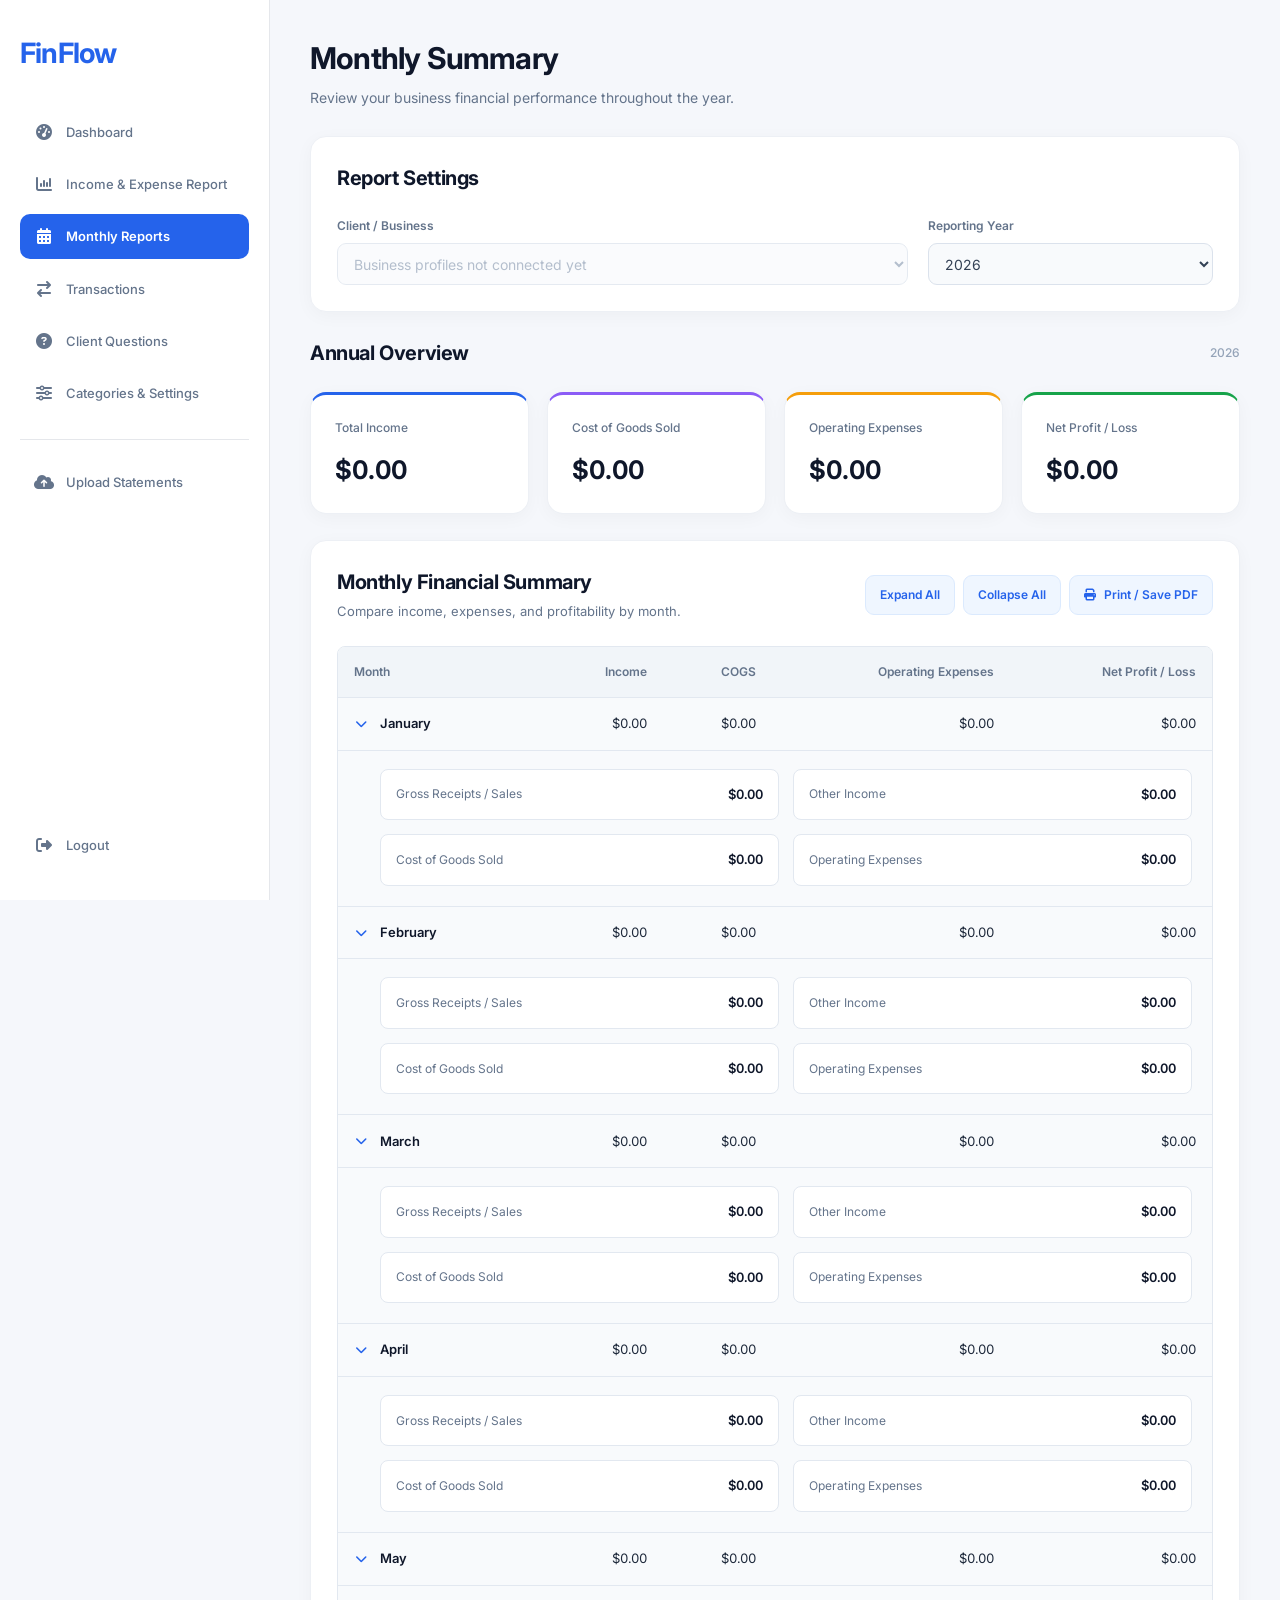
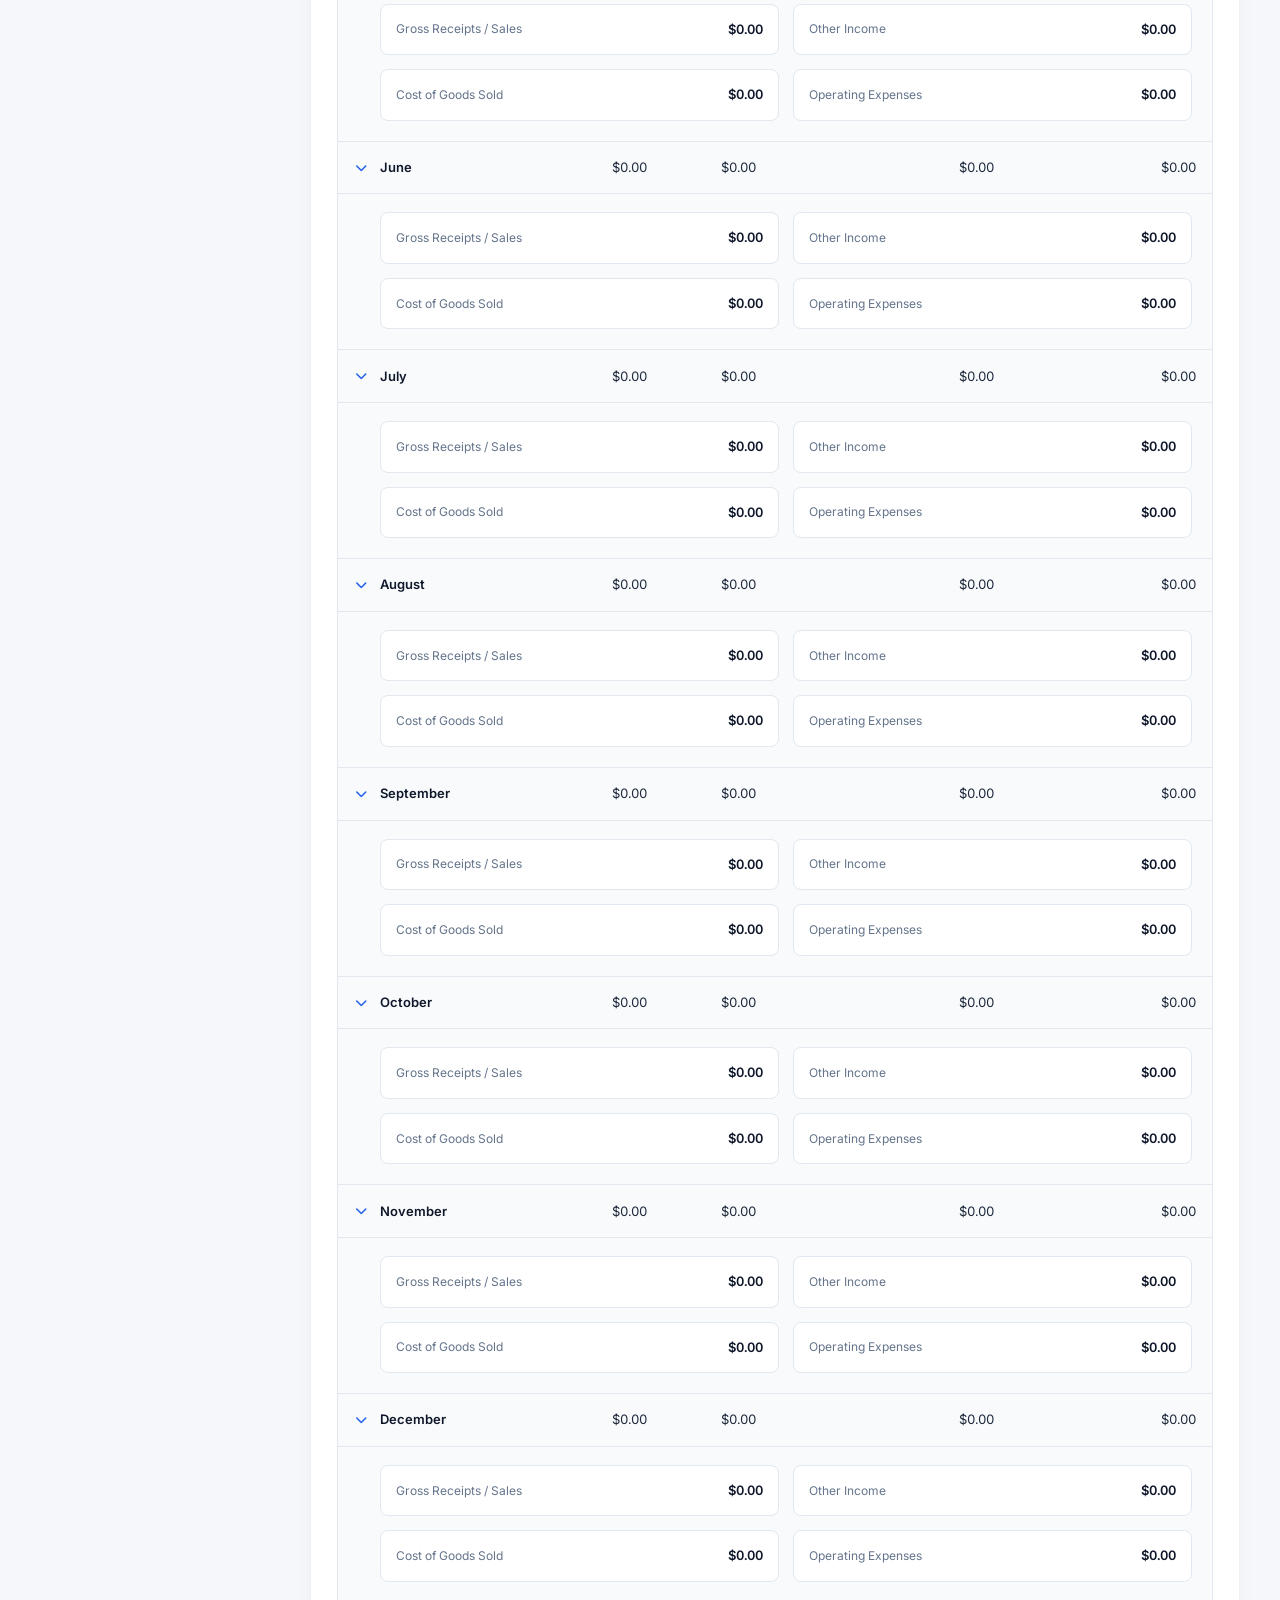
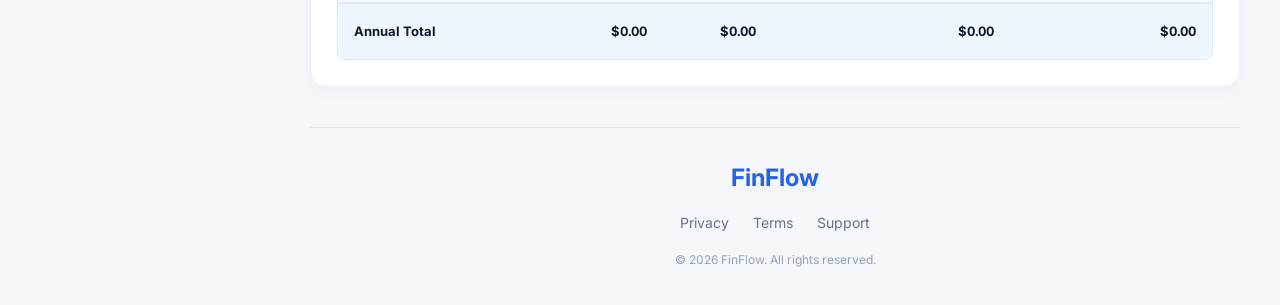
<file: monthly.html>
<!DOCTYPE html>
<html lang="en">
<head>
    <meta charset="UTF-8">
    <meta name="viewport" content="width=device-width, initial-scale=1.0">

    <title>FinFlow | Monthly Reports</title>

    <link rel="preconnect" href="https://fonts.googleapis.com">
    <link rel="preconnect" href="https://fonts.gstatic.com" crossorigin>
    <link href="https://fonts.googleapis.com/css2?family=Inter:wght@400;500;600;700&display=swap" rel="stylesheet">

    <link rel="stylesheet" href="https://cdnjs.cloudflare.com/ajax/libs/font-awesome/6.5.0/css/all.min.css">

    <link rel="stylesheet" href="shared.css">
    <link rel="stylesheet" href="monthly.css">

    <script src="monthly.js" defer></script>
</head>

<body class="finflow-app monthly-page">

    <div class="dashboard-container">

        <!-- SIDEBAR -->

        <aside class="sidebar">

            <div class="sidebar-logo">
                <h2>FinFlow</h2>
            </div>

            <nav class="sidebar-nav" aria-label="Dashboard navigation">

                <a href="dashboard.html">
                    <i class="fa-solid fa-gauge-high"></i>
                    <span>Dashboard</span>
                </a>

                <a href="pandl.html">
                    <i class="fa-solid fa-chart-column"></i>
                    <span>Income &amp; Expense Report</span>
                </a>

                <a href="monthly.html" class="active-link" aria-current="page">
                    <i class="fa-solid fa-calendar-days"></i>
                    <span>Monthly Reports</span>
                </a>

                <a href="transactions.html">
                    <i class="fa-solid fa-arrow-right-arrow-left"></i>
                    <span>Transactions</span>
                </a>

                <a href="questions.html">
                    <i class="fa-solid fa-circle-question"></i>
                    <span>Client Questions</span>
                </a>

                <a href="settings.html">
                    <i class="fa-solid fa-sliders"></i>
                    <span>Categories &amp; Settings</span>
                </a>

            </nav>

            <div class="sidebar-actions">

                <a href="dashboard.html#upload-files" class="sidebar-action-link">
                    <i class="fa-solid fa-cloud-arrow-up"></i>
                    <span>Upload Statements</span>
                </a>

            </div>

            <div class="sidebar-account">

                <button type="button" id="logoutBtn" class="sidebar-logout">
                    <i class="fa-solid fa-right-from-bracket"></i>
                    <span>Logout</span>
                </button>

            </div>

        </aside>


        <!-- MAIN CONTENT -->

        <main class="main-content" id="mainContent">


            <!-- PAGE HEADER -->

            <header class="page-header">

                <div>
                    <h1>Monthly Summary</h1>

                    <p>Review your business financial performance throughout the year.</p>
                </div>

            </header>


            <!-- REPORT FILTERS -->

            <section class="report-panel" aria-labelledby="reportSettingsTitle">

                <div class="section-header">
                    <h2 id="reportSettingsTitle">Report Settings</h2>
                </div>

                <div class="report-filters">

                    <div class="filter-group">

                        <label for="clientSelect">
                            Client / Business
                        </label>

                        <select id="clientSelect" disabled>
                            <option value="">
                                Business profiles not connected yet
                            </option>
                        </select>

                    </div>

                    <div class="filter-group">

                        <label for="reportingYear">
                            Reporting Year
                        </label>

                        <select id="reportingYear"></select>

                    </div>

                </div>

            </section>


            <!-- ANNUAL OVERVIEW -->

            <section class="annual-overview" aria-labelledby="annualOverviewTitle">

                <div class="section-header">

                    <h2 id="annualOverviewTitle">
                        Annual Overview
                    </h2>

                    <span id="annualPeriodLabel"></span>

                </div>

                <div class="overview-cards">

                    <article class="summary-card income-card">

                        <span>Total Income</span>

                        <h3 id="annualIncome">$0.00</h3>

                    </article>

                    <article class="summary-card cogs-card">

                        <span>Cost of Goods Sold</span>

                        <h3 id="annualCOGS">$0.00</h3>

                    </article>

                    <article class="summary-card expense-card">

                        <span>Operating Expenses</span>

                        <h3 id="annualExpenses">$0.00</h3>

                    </article>

                    <article class="summary-card profit-card">

                        <span>Net Profit / Loss</span>

                        <h3 id="annualProfit">$0.00</h3>

                    </article>

                </div>

            </section>


            <!-- MONTHLY FINANCIAL SUMMARY -->

            <section class="report-panel" aria-labelledby="monthlySummaryTitle">

                <div class="section-header">

                    <div>

                        <h2 id="monthlySummaryTitle">
                            Monthly Financial Summary
                        </h2>

                        <p>
                            Compare income, expenses, and profitability by month.
                        </p>

                    </div>

                    <div class="report-actions">

                        <button type="button" id="expandAllBtn" class="secondary-btn">
                            Expand All
                        </button>

                        <button type="button" id="collapseAllBtn" class="secondary-btn">
                            Collapse All
                        </button>

                        <button type="button" id="printReportBtn" class="outline-btn">
                            <i class="fa-solid fa-print"></i>
                            Print / Save PDF
                        </button>

                    </div>

                </div>


                <!-- MONTHLY SUMMARY TABLE -->

                <div class="table-wrapper">

                    <table class="monthly-table">

                        <thead>

                            <tr>
                                <th scope="col">Month</th>
                                <th scope="col">Income</th>
                                <th scope="col">COGS</th>
                                <th scope="col">Operating Expenses</th>
                                <th scope="col">Net Profit / Loss</th>
                            </tr>

                        </thead>

                        <tbody id="monthlyTableBody"></tbody>

                        <tfoot>

                            <tr>

                                <th scope="row">Annual Total</th>

                                <td id="footerIncome">$0.00</td>

                                <td id="footerCOGS">$0.00</td>

                                <td id="footerExpenses">$0.00</td>

                                <td id="footerProfit">$0.00</td>

                            </tr>

                        </tfoot>

                    </table>

                </div>

            </section>


            <!-- FOOTER -->

            <footer class="dashboard-footer">

                <h3>FinFlow</h3>

                <div class="footer-links">

                    <a href="#">Privacy</a>

                    <a href="#">Terms</a>

                    <a href="#">Support</a>

                </div>

                <p>
                    &copy; <span id="currentYear"></span>
                    FinFlow. All rights reserved.
                </p>

            </footer>

        </main>

    </div>

</body>
</html>
</file>
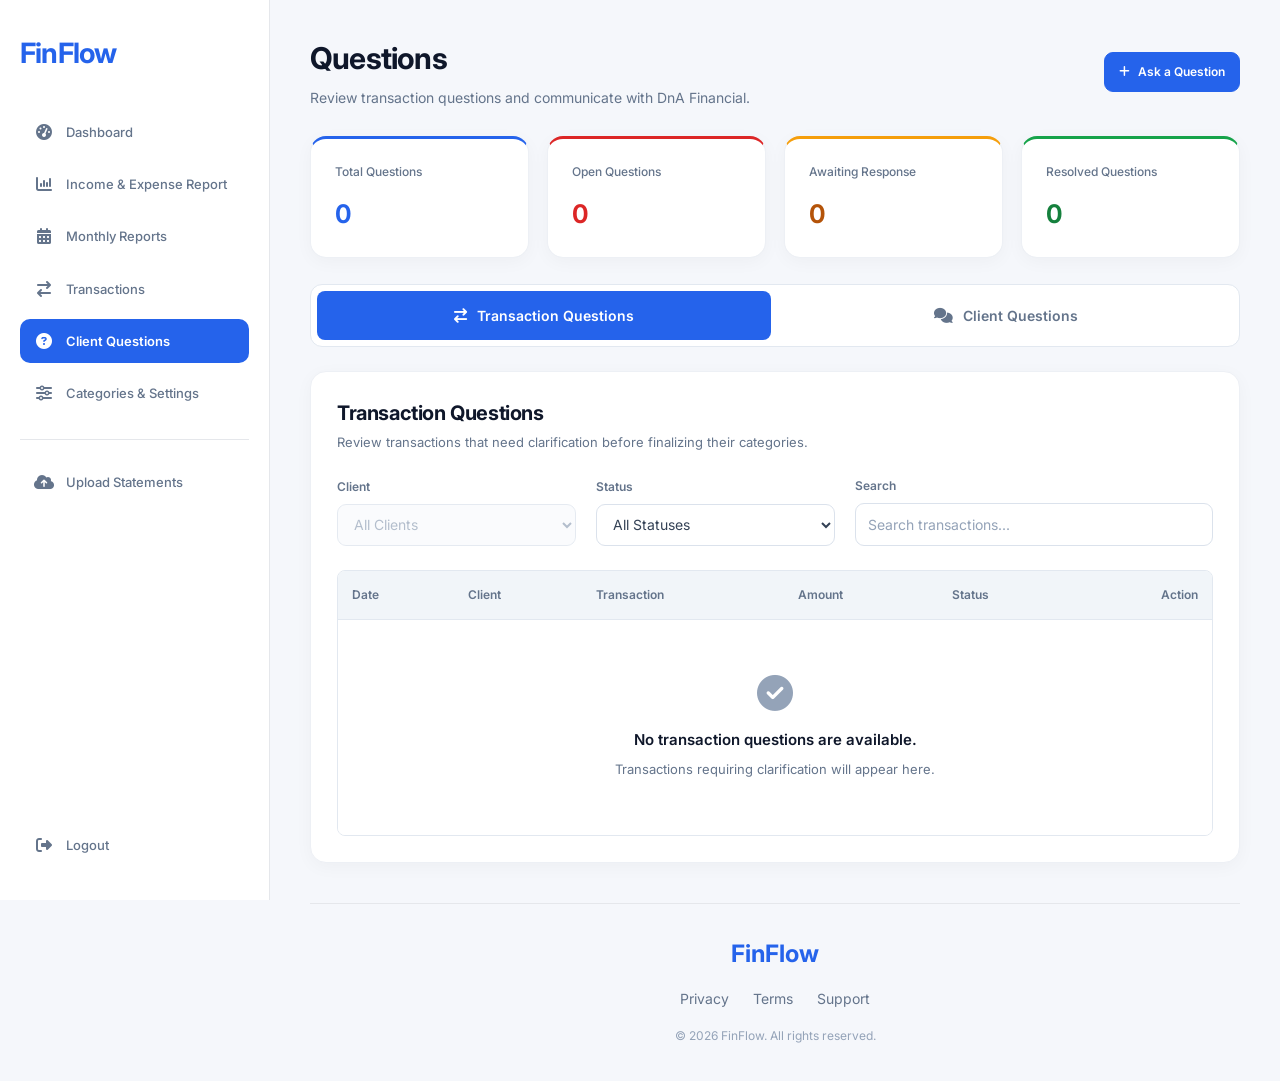
<file: questions.html>
<!DOCTYPE html>
<html lang="en">

<head>
    <meta charset="UTF-8">
    <meta name="viewport" content="width=device-width, initial-scale=1.0">

    <title>FinFlow | Questions</title>

    <!-- GOOGLE FONTS -->
    <link rel="preconnect" href="https://fonts.googleapis.com">
    <link rel="preconnect" href="https://fonts.gstatic.com" crossorigin>

    <link
        href="https://fonts.googleapis.com/css2?family=Inter:wght@400;500;600;700&display=swap"
        rel="stylesheet"
    >

    <!-- FONT AWESOME -->
    <link
        rel="stylesheet"
        href="https://cdnjs.cloudflare.com/ajax/libs/font-awesome/6.5.0/css/all.min.css"
    >

    <!-- PAGE STYLES -->
    <link rel="stylesheet" href="shared.css">
    <link rel="stylesheet" href="questions.css">

    <!-- PAGE JAVASCRIPT -->
    <script src="questions.js" defer></script>

</head>

<body class="finflow-app questions-page">

    <div class="dashboard-container">

    <!-- ===================================== -->
    <!-- SIDEBAR -->
    <!-- ===================================== -->

    <aside class="sidebar">

        <div class="sidebar-logo">
            <h2>FinFlow</h2>
        </div>

        <nav class="sidebar-nav" aria-label="Dashboard navigation">

            <a href="dashboard.html">
                <i class="fa-solid fa-gauge-high" aria-hidden="true"></i>
                <span>Dashboard</span>
            </a>

            <a href="pandl.html">
                <i class="fa-solid fa-chart-column" aria-hidden="true"></i>
                <span>Income &amp; Expense Report</span>
            </a>

            <a href="monthly.html">
                <i class="fa-solid fa-calendar-days" aria-hidden="true"></i>
                <span>Monthly Reports</span>
            </a>

            <a href="transactions.html">
                <i class="fa-solid fa-arrow-right-arrow-left" aria-hidden="true"></i>
                <span>Transactions</span>
            </a>

            <a
                href="questions.html"
                class="active-link"
                aria-current="page"
            >
                <i class="fa-solid fa-circle-question" aria-hidden="true"></i>
                <span>Client Questions</span>
            </a>

            <a href="settings.html">
                <i class="fa-solid fa-sliders" aria-hidden="true"></i>
                <span>Categories &amp; Settings</span>
            </a>

        </nav>

        <div class="sidebar-actions">

            <a href="dashboard.html#upload-files" class="sidebar-action-link">
                <i class="fa-solid fa-cloud-arrow-up" aria-hidden="true"></i>
                <span>Upload Statements</span>
            </a>

        </div>

        <div class="sidebar-account">

            <button
                type="button"
                id="logoutBtn"
                class="sidebar-logout"
            >
                <i class="fa-solid fa-right-from-bracket" aria-hidden="true"></i>
                <span>Logout</span>
            </button>

        </div>

    </aside>


    <!-- ===================================== -->
    <!-- MAIN CONTENT -->
    <!-- ===================================== -->

    <main class="main-content">

        <!-- PAGE HEADER -->

        <header class="page-header">

            <div>
                <h1>Questions</h1>

                <p>
                    Review transaction questions and communicate
                    with DnA Financial.
                </p>
            </div>

            <div class="header-actions">

                <button
                    type="button"
                    id="askQuestionBtn"
                    class="primary-btn"
                >
                    <i class="fa-solid fa-plus" aria-hidden="true"></i>
                    Ask a Question
                </button>

            </div>

        </header>


        <!-- ===================================== -->
        <!-- QUESTION SUMMARY -->
        <!-- ===================================== -->

        <section
            class="questions-overview"
            aria-label="Question overview"
        >

            <div class="overview-cards">

                <article class="summary-card">

                    <span>Total Questions</span>

                    <h2 id="totalQuestionsCount">0</h2>

                </article>

                <article class="summary-card">

                    <span>Open Questions</span>

                    <h2 id="openQuestionsCount">0</h2>

                </article>

                <article class="summary-card">

                    <span>Awaiting Response</span>

                    <h2 id="awaitingResponseCount">0</h2>

                </article>

                <article class="summary-card">

                    <span>Resolved Questions</span>

                    <h2 id="resolvedQuestionsCount">0</h2>

                </article>

            </div>

        </section>


        <!-- ===================================== -->
        <!-- QUESTION TABS -->
        <!-- ===================================== -->

        <section class="questions-panel">

            <div
                class="question-tabs"
                role="tablist"
                aria-label="Question categories"
            >

                <button
                    type="button"
                    id="transactionQuestionsTab"
                    class="tab-btn active-tab"
                    role="tab"
                    aria-selected="true"
                    aria-controls="transactionQuestionsPanel"
                >
                    <i
                        class="fa-solid fa-arrow-right-arrow-left"
                        aria-hidden="true"
                    ></i>

                    Transaction Questions
                </button>

                <button
                    type="button"
                    id="clientQuestionsTab"
                    class="tab-btn"
                    role="tab"
                    aria-selected="false"
                    aria-controls="clientQuestionsPanel"
                    tabindex="-1"
                >
                    <i
                        class="fa-solid fa-comments"
                        aria-hidden="true"
                    ></i>

                    Client Questions
                </button>

            </div>


            <!-- ===================================== -->
            <!-- TRANSACTION QUESTIONS -->
            <!-- ===================================== -->

            <section
                id="transactionQuestionsPanel"
                class="tab-panel"
                role="tabpanel"
                aria-labelledby="transactionQuestionsTab"
            >

                <div class="section-header">

                    <div>
                        <h2>Transaction Questions</h2>

                        <p>
                            Review transactions that need clarification
                            before finalizing their categories.
                        </p>
                    </div>

                </div>


                <!-- TRANSACTION QUESTION FILTERS -->

                <div class="question-filters">

                    <div class="filter-group">

                        <label for="transactionClientFilter">
                            Client
                        </label>

                        <select
                            id="transactionClientFilter"
                            disabled
                        >
                            <option value="all">
                                All Clients
                            </option>
                        </select>

                    </div>

                    <div class="filter-group">

                        <label for="transactionStatusFilter">
                            Status
                        </label>

                        <select id="transactionStatusFilter">

                            <option value="all">
                                All Statuses
                            </option>

                            <option value="needs-review">
                                Needs Review
                            </option>

                            <option value="awaiting-client">
                                Awaiting Client Response
                            </option>

                            <option value="client-responded">
                                Client Responded
                            </option>

                            <option value="resolved">
                                Resolved
                            </option>

                        </select>

                    </div>

                    <div class="filter-group">

                        <label for="transactionQuestionSearch">
                            Search
                        </label>

                        <input
                            type="search"
                            id="transactionQuestionSearch"
                            placeholder="Search transactions..."
                        >

                    </div>

                </div>


                <!-- TRANSACTION QUESTIONS TABLE -->

                <div class="table-wrapper">

                    <table class="questions-table">

                        <thead>

                            <tr>
                                <th scope="col">Date</th>
                                <th scope="col">Client</th>
                                <th scope="col">Transaction</th>
                                <th scope="col">Amount</th>
                                <th scope="col">Status</th>
                                <th scope="col">Action</th>
                            </tr>

                        </thead>

                        <tbody id="transactionQuestionsTableBody">

                            <tr>

                                <td colspan="6" class="empty-state">

                                    <i
                                        class="fa-solid fa-circle-check"
                                        aria-hidden="true"
                                    ></i>

                                    <p>
                                        No transaction questions
                                        are available.
                                    </p>

                                    <span>
                                        Transactions requiring clarification
                                        will appear here.
                                    </span>

                                </td>

                            </tr>

                        </tbody>

                    </table>

                </div>

            </section>


            <!-- ===================================== -->
            <!-- CLIENT QUESTIONS -->
            <!-- ===================================== -->

            <section
                id="clientQuestionsPanel"
                class="tab-panel"
                role="tabpanel"
                aria-labelledby="clientQuestionsTab"
                hidden
            >

                <div class="section-header">

                    <div>
                        <h2>Client Questions</h2>

                        <p>
                            View questions, responses, and previous
                            conversations with DnA Financial.
                        </p>
                    </div>

                </div>


                <!-- CLIENT QUESTION FILTERS -->

                <div class="question-filters">

                    <div class="filter-group">

                        <label for="clientQuestionClientFilter">
                            Client
                        </label>

                        <select
                            id="clientQuestionClientFilter"
                            disabled
                        >
                            <option value="all">
                                All Clients
                            </option>
                        </select>

                    </div>

                    <div class="filter-group">

                        <label for="clientQuestionStatusFilter">
                            Status
                        </label>

                        <select id="clientQuestionStatusFilter">

                            <option value="all">
                                All Statuses
                            </option>

                            <option value="new">
                                New
                            </option>

                            <option value="in-progress">
                                In Progress
                            </option>

                            <option value="awaiting-response">
                                Awaiting Response
                            </option>

                            <option value="resolved">
                                Resolved
                            </option>

                            <option value="reopened">
                                Reopened
                            </option>

                        </select>

                    </div>

                    <div class="filter-group">

                        <label for="clientQuestionSearch">
                            Search
                        </label>

                        <input
                            type="search"
                            id="clientQuestionSearch"
                            placeholder="Search questions..."
                        >

                    </div>

                </div>


                <!-- CLIENT QUESTIONS TABLE -->

                <div class="table-wrapper">

                    <table class="questions-table">

                        <thead>

                            <tr>
                                <th scope="col">Date</th>
                                <th scope="col">Client</th>
                                <th scope="col">Subject</th>
                                <th scope="col">Question Type</th>
                                <th scope="col">Status</th>
                                <th scope="col">Action</th>
                            </tr>

                        </thead>

                        <tbody id="clientQuestionsTableBody">

                            <tr>

                                <td colspan="6" class="empty-state">

                                    <i
                                        class="fa-regular fa-comments"
                                        aria-hidden="true"
                                    ></i>

                                    <p>
                                        No client questions yet.
                                    </p>

                                    <span>
                                        Questions submitted through FinFlow
                                        will appear here.
                                    </span>

                                </td>

                            </tr>

                        </tbody>

                    </table>

                </div>

            </section>

        </section>


        <!-- ===================================== -->
        <!-- QUESTION DETAILS -->
        <!-- ===================================== -->

        <section
            id="questionDetailsSection"
            class="question-details-panel"
            aria-labelledby="questionDetailsTitle"
            hidden
        >

            <div class="section-header">

                <div>

                    <h2 id="questionDetailsTitle">
                        Question Details
                    </h2>

                    <p id="questionReference">
                        Question reference
                    </p>

                </div>

                <button
                    type="button"
                    id="closeQuestionDetailsBtn"
                    class="secondary-btn"
                >
                    Close
                </button>

            </div>


            <!-- QUESTION INFORMATION -->

            <div class="question-information">

                <div class="detail-item">

                    <span>Client</span>

                    <strong id="detailClientName">—</strong>

                </div>

                <div class="detail-item">

                    <span>Business / Property</span>

                    <strong id="detailBusinessName">—</strong>

                </div>

                <div class="detail-item">

                    <span>Submitted</span>

                    <strong id="detailSubmittedDate">—</strong>

                </div>

                <div class="detail-item">

                    <span>Status</span>

                    <strong id="detailQuestionStatus">—</strong>

                </div>

            </div>


            <!-- LINKED TRANSACTION -->

            <section
                id="linkedTransactionSection"
                class="linked-transaction"
                aria-labelledby="linkedTransactionTitle"
                hidden
            >

                <h3 id="linkedTransactionTitle">
                    Related Transaction
                </h3>

                <div class="transaction-reference-details">

                    <div>
                        <span>Date</span>
                        <strong id="linkedTransactionDate">—</strong>
                    </div>

                    <div>
                        <span>Description</span>
                        <strong id="linkedTransactionDescription">—</strong>
                    </div>

                    <div>
                        <span>Amount</span>
                        <strong id="linkedTransactionAmount">—</strong>
                    </div>

                    <div>
                        <span>Category</span>
                        <strong id="linkedTransactionCategory">—</strong>
                    </div>

                </div>

                <a
                    id="viewLinkedTransaction"
                    href="transactions.html"
                    class="text-link"
                    hidden
                >
                    View Transaction
                </a>

            </section>


            <!-- CONVERSATION HISTORY -->

            <section
                class="conversation-section"
                aria-labelledby="conversationTitle"
            >

                <h3 id="conversationTitle">
                    Conversation History
                </h3>

                <div
                    id="conversationHistory"
                    class="conversation-history"
                    aria-live="polite"
                >

                    <p class="empty-message">
                        No conversation history available.
                    </p>

                </div>

            </section>


            <!-- REPLY FORM -->

            <form id="questionReplyForm" hidden>

                <label for="questionReplyMessage">
                    Reply
                </label>

                <textarea
                    id="questionReplyMessage"
                    name="reply"
                    rows="5"
                    placeholder="Type your response..."
                    required
                ></textarea>

                <button
                    type="submit"
                    class="primary-btn"
                >
                    Send Reply
                </button>

            </form>


            <!-- ADMINISTRATIVE NOTES -->

            <section
                id="internalNotesSection"
                class="internal-notes-section"
                aria-labelledby="internalNotesTitle"
                hidden
            >

                <h3 id="internalNotesTitle">
                    Internal Notes
                </h3>

                <p>
                    These notes are visible only to authorized
                    DnA Financial staff.
                </p>

                <div id="internalNotesHistory"></div>

                <form id="internalNotesForm">

                    <label for="internalNoteInput">
                        Add Internal Note
                    </label>

                    <textarea
                        id="internalNoteInput"
                        rows="4"
                        placeholder="Enter an internal note..."
                        required
                    ></textarea>

                    <button
                        type="submit"
                        class="secondary-btn"
                    >
                        Save Note
                    </button>

                </form>

            </section>


            <!-- QUESTION ACTIONS -->

            <div
                id="questionAdminActions"
                class="question-actions"
                hidden
            >

                <label for="questionStatusSelect">
                    Update Status
                </label>

                <select id="questionStatusSelect">
                    <option value="">Select Status</option>
                </select>

                <button
                    type="button"
                    id="updateQuestionStatusBtn"
                    class="secondary-btn"
                >
                    Update Status
                </button>

                <button
                    type="button"
                    id="markQuestionResolvedBtn"
                    class="primary-btn"
                >
                    Mark Resolved
                </button>

            </div>


            <!-- CLIENT REOPEN ACTION -->

            <div
                id="questionClientActions"
                class="question-actions"
                hidden
            >

                <button
                    type="button"
                    id="reopenQuestionBtn"
                    class="secondary-btn"
                    hidden
                >
                    Reopen Question
                </button>

            </div>


            <!-- QUESTION ACTIVITY LOG -->

            <section
                id="questionActivitySection"
                class="question-activity-section"
                aria-labelledby="questionActivityTitle"
                hidden
            >

                <h3 id="questionActivityTitle">
                    Activity History
                </h3>

                <div id="questionActivityLog"></div>

            </section>

        </section>


        <!-- ===================================== -->
        <!-- ASK A QUESTION DIALOG -->
        <!-- ===================================== -->

        <div
            id="askQuestionModal"
            class="modal-overlay"
            hidden
        >

            <div
                class="modal-box"
                role="dialog"
                aria-modal="true"
                aria-labelledby="askQuestionTitle"
            >

                <button
                    type="button"
                    id="closeAskQuestionBtn"
                    class="modal-close"
                    aria-label="Close question form"
                >
                    &times;
                </button>

                <h2 id="askQuestionTitle">
                    Ask a Question
                </h2>

                <p>
                    Send your question directly to DnA Financial.
                </p>


                <form id="askQuestionForm">

                    <!-- QUESTION TYPE -->

                    <div class="form-group">

                        <label for="questionType">
                            What is your question about?
                        </label>

                        <select
                            id="questionType"
                            name="questionType"
                            required
                        >

                            <option value="">
                                Select Question Type
                            </option>

                            <option value="general">
                                General Bookkeeping Question
                            </option>

                            <option value="transaction">
                                Question About a Transaction
                            </option>

                            <option value="report">
                                Question About a Financial Report
                            </option>

                        </select>

                    </div>


                    <!-- BUSINESS / PROPERTY -->

                    <div class="form-group">

                        <label for="questionBusinessSelect">
                            Business / Property
                        </label>

                        <select
                            id="questionBusinessSelect"
                            name="businessId"
                            disabled
                        >
                            <option value="">
                                Business profiles not connected yet
                            </option>
                        </select>

                    </div>


                    <!-- TRANSACTION SELECTION -->

                    <div
                        id="questionTransactionFields"
                        class="transaction-question-fields"
                        hidden
                    >

                        <h3>
                            Select a Transaction
                        </h3>

                        <p>
                            Choose the transaction you are asking about.
                            You do not need to upload a screenshot.
                        </p>

                        <div class="form-group">

                            <label for="questionTransactionSearch">
                                Find Transaction
                            </label>

                            <input
                                type="search"
                                id="questionTransactionSearch"
                                placeholder="Search by date or merchant..."
                            >

                        </div>

                        <div class="form-group">

                            <label for="questionTransactionSelect">
                                Transaction
                            </label>

                            <select
                                id="questionTransactionSelect"
                                name="transactionId"
                                disabled
                            >

                                <option value="">
                                    Transactions not connected yet
                                </option>

                            </select>

                        </div>

                    </div>


                    <!-- SUBJECT -->

                    <div class="form-group">

                        <label for="questionSubject">
                            Subject
                        </label>

                        <input
                            type="text"
                            id="questionSubject"
                            name="subject"
                            maxlength="150"
                            placeholder="Enter a short subject"
                            required
                        >

                    </div>


                    <!-- QUESTION -->

                    <div class="form-group">

                        <label for="questionMessage">
                            Your Question
                        </label>

                        <textarea
                            id="questionMessage"
                            name="message"
                            rows="6"
                            placeholder="Please describe your question..."
                            required
                        ></textarea>

                    </div>


                    <!-- FORM ACTIONS -->

                    <div class="form-actions">

                        <button
                            type="button"
                            id="cancelQuestionBtn"
                            class="secondary-btn"
                        >
                            Cancel
                        </button>

                        <button
                            type="submit"
                            id="submitQuestionBtn"
                            class="primary-btn"
                        >
                            Submit Question
                        </button>

                    </div>

                    <p
                        id="questionFormMessage"
                        class="form-message"
                        role="status"
                        aria-live="polite"
                    ></p>

                </form>

            </div>

        </div>


        <!-- ===================================== -->
        <!-- FOOTER -->
        <!-- ===================================== -->

        <footer class="dashboard-footer">

            <h3>FinFlow</h3>

            <div class="footer-links">

                <a href="#">Privacy</a>

                <a href="#">Terms</a>

                <a href="#">Support</a>

            </div>

            <p>
                &copy; <span id="currentYear">2026</span>
                FinFlow. All rights reserved.
            </p>

        </footer>

    </main>

</div>

</body>
</html>
</file>
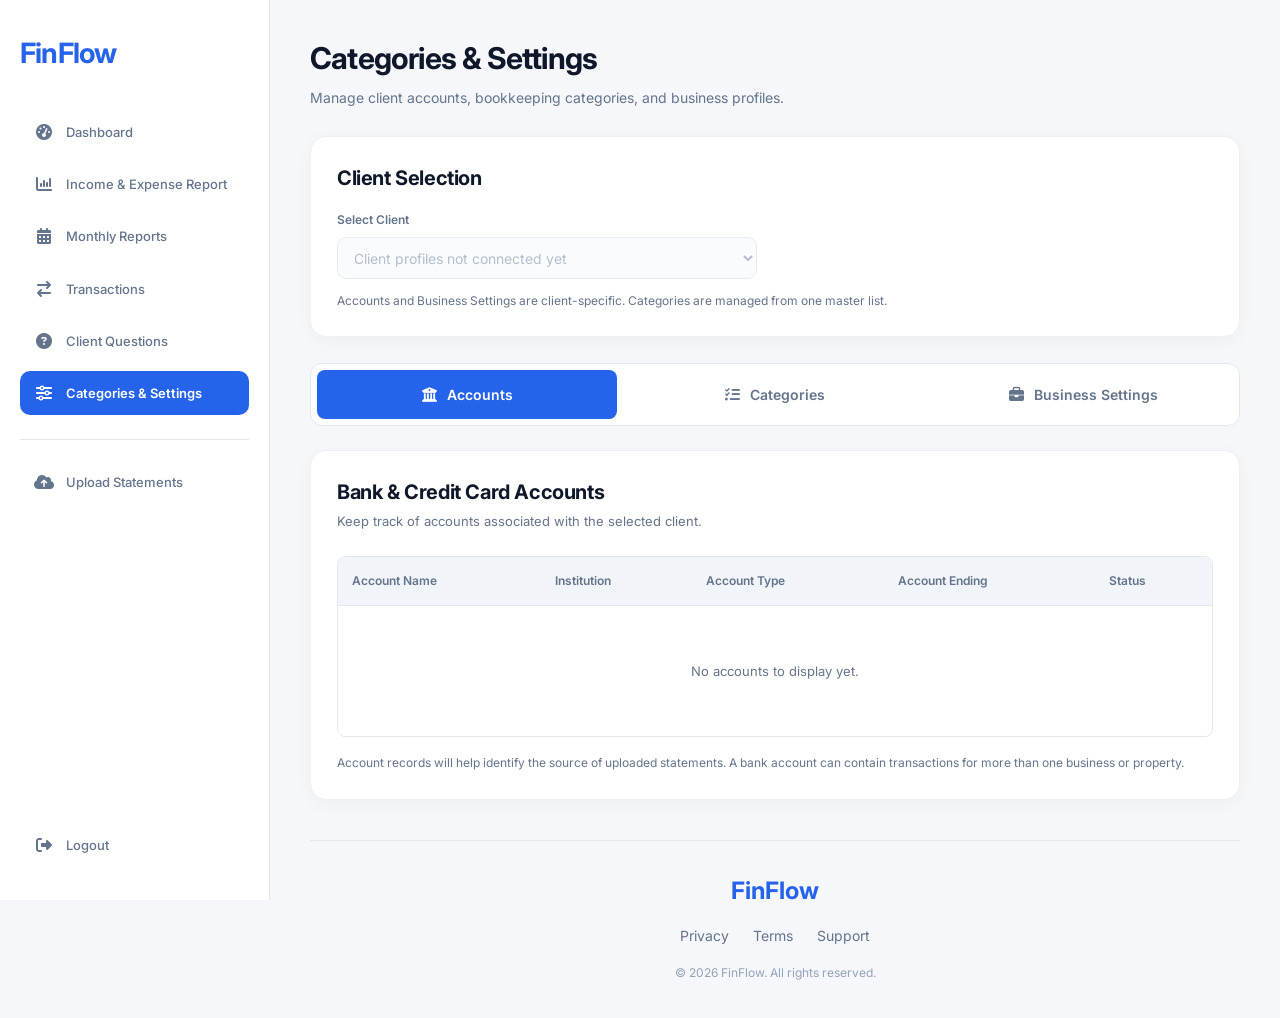
<file: settings.html>
<!DOCTYPE html>
<html lang="en">
<head>
    <meta charset="UTF-8">
    <meta name="viewport" content="width=device-width, initial-scale=1.0">
    <title>FinFlow | Categories &amp; Settings</title>

    <link rel="preconnect" href="https://fonts.googleapis.com">
    <link rel="preconnect" href="https://fonts.gstatic.com" crossorigin>
    <link href="https://fonts.googleapis.com/css2?family=Inter:wght@400;500;600;700&display=swap" rel="stylesheet">
    <link rel="stylesheet" href="https://cdnjs.cloudflare.com/ajax/libs/font-awesome/6.5.0/css/all.min.css">

    <!-- Keep this order when the shared and page stylesheets are ready. -->
    <link rel="stylesheet" href="shared.css">
    <link rel="stylesheet" href="settings.css">
    <script src="settings.js" defer></script>
</head>

<body class="finflow-app settings-page">
    
    <div class="dashboard-container">
        
        <!-- Match the dashboard sidebar structure; shared.css will own its appearance. -->
        
        <aside class="sidebar">
            <div class="sidebar-logo"><h2>FinFlow</h2></div>

            <nav class="sidebar-nav" aria-label="Dashboard navigation">
                <a href="dashboard.html"><i class="fa-solid fa-gauge-high" aria-hidden="true"></i><span>Dashboard</span></a>
        
                <a href="pandl.html"><i class="fa-solid fa-chart-column" aria-hidden="true"></i><span>Income &amp; Expense Report</span></a>
        
                <a href="monthly.html"><i class="fa-solid fa-calendar-days" aria-hidden="true"></i><span>Monthly Reports</span></a>
        
                <a href="transactions.html"><i class="fa-solid fa-arrow-right-arrow-left" aria-hidden="true"></i><span>Transactions</span></a>
        
                <a href="questions.html"><i class="fa-solid fa-circle-question" aria-hidden="true"></i><span>Client Questions</span></a>
        
                <a href="settings.html" class="active-link" aria-current="page"><i class="fa-solid fa-sliders" aria-hidden="true"></i><span>Categories &amp; Settings</span></a>
            </nav>

            <div class="sidebar-actions">
        
                <a href="dashboard.html#upload-files" class="sidebar-action-link"><i class="fa-solid fa-cloud-arrow-up" aria-hidden="true"></i><span>Upload Statements</span></a>
        
            </div>

            <div class="sidebar-account">
        
                <button type="button" id="logoutBtn" class="sidebar-logout">
                    <i class="fa-solid fa-right-from-bracket" aria-hidden="true"></i><span>Logout</span>
                </button>
            </div>
        </aside>

        <main class="main-content" id="mainContent">
           
            <header class="page-header settings-header">
                <div>
                    <h1>Categories &amp; Settings</h1>
                    <p>Manage client accounts, bookkeeping categories, and business profiles.</p>
                </div>
            </header>

            
            <!-- Administrator chooses a client; client logins will be restricted to their own profile. -->
            
            <section class="settings-context" aria-labelledby="settingsClientTitle">
                <div class="section-header">
                    <h2 id="settingsClientTitle">Client Selection</h2>
                </div>
                <div class="field-group">
                    <label for="settingsClientSelect">Select Client</label>
                    <select id="settingsClientSelect" disabled>
                        <option value="">Client profiles not connected yet</option>
                    </select>
                </div>
                <p class="helper-text">Accounts and Business Settings are client-specific. Categories are managed from one master list.</p>
            </section>

            
            <!-- Accessible tab structure. JavaScript will handle selection, focus and panels. -->
            
            <div class="settings-tabs" role="tablist" aria-label="Categories and settings sections">
                <button type="button" class="settings-tab active-tab" id="accountsTab" role="tab" aria-selected="true" aria-controls="accountsPanel" tabindex="0">
                    <i class="fa-solid fa-building-columns" aria-hidden="true"></i> Accounts
                </button>
                <button type="button" class="settings-tab" id="categoriesTab" role="tab" aria-selected="false" aria-controls="categoriesPanel" tabindex="-1">
                    <i class="fa-solid fa-list-check" aria-hidden="true"></i> Categories
                </button>
                <button type="button" class="settings-tab" id="businessTab" role="tab" aria-selected="false" aria-controls="businessPanel" tabindex="-1">
                    <i class="fa-solid fa-briefcase" aria-hidden="true"></i> Business Settings
                </button>
            </div>

           
            <!-- TAB 1: ACCOUNTS -->
            <section class="settings-panel" id="accountsPanel" role="tabpanel" aria-labelledby="accountsTab" tabindex="0">
                <div class="section-header">
                    <div>
                        <h2>Bank &amp; Credit Card Accounts</h2>
                        <p>Keep track of accounts associated with the selected client.</p>
                    </div>
                    <button type="button" class="primary-btn admin-only" id="addAccountBtn" hidden>
                        <i class="fa-solid fa-plus" aria-hidden="true"></i> Add Account
                    </button>
                </div>
                <div class="table-wrapper">
                    <table class="settings-table">
                        <thead>
                            <tr>
                                <th scope="col">Account Name</th>
                                <th scope="col">Institution</th>
                                <th scope="col">Account Type</th>
                                <th scope="col">Account Ending</th>
                                <th scope="col">Status</th>
                                <th scope="col" class="admin-only" hidden>Actions</th>
                            </tr>
                        </thead>
                        <tbody id="accountsTableBody">
                            <tr><td colspan="5" class="empty-state">No accounts to display yet.</td></tr>
                        </tbody>
                    </table>
                </div>
                <p class="helper-text">Account records will help identify the source of uploaded statements. A bank account can contain transactions for more than one business or property.</p>
            </section>

            
            <!-- TAB 2: CATEGORIES -->
            <section class="settings-panel" id="categoriesPanel" role="tabpanel" aria-labelledby="categoriesTab" tabindex="0" hidden>
                <div class="section-header">
                    <div>
                        <h2>Master Bookkeeping Categories</h2>
                        <p>Categories are maintained by the DnA Financial administrator.</p>
                    </div>
                    <button type="button" class="primary-btn admin-only" id="addCategoryBtn" hidden>
                        <i class="fa-solid fa-plus" aria-hidden="true"></i> Add Category
                    </button>
                </div>
                <div class="settings-filters">
                    <div class="field-group">
                        <label for="categoryFormFilter">Applicable Tax Form</label>
                        <select id="categoryFormFilter">
                            <option value="all">All Forms</option>
                            <option value="schedule-c">Schedule C</option>
                            <option value="schedule-e">Schedule E</option>
                            <option value="1120">Form 1120</option>
                            <option value="1120-s">Form 1120-S</option>
                            <option value="1065">Form 1065</option>
                        </select>
                    </div>
                    <div class="field-group">
                        <label for="categorySearch">Search Categories</label>
                        <input type="search" id="categorySearch" placeholder="Search category names">
                    </div>
                </div>
                <div class="table-wrapper">
                    <table class="settings-table">
                        <thead>
                            <tr>
                                <th scope="col">Category Type</th>
                                <th scope="col">Tax Category</th>
                                <th scope="col">Detail Category</th>
                                <th scope="col">Applicable Forms</th>
                                <th scope="col">Status</th>
                                <th scope="col" class="admin-only" hidden>Actions</th>
                            </tr>
                        </thead>
                        <tbody id="categoriesTableBody">
                            <tr><td colspan="5" class="empty-state">No categories to display yet.</td></tr>
                        </tbody>
                    </table>
                </div>
                <p class="helper-text">Categories can apply to multiple forms. Existing categories should be deactivated, rather than deleted, when historical transactions depend on them.</p>
            </section>

           
            <!-- TAB 3: BUSINESS SETTINGS -->
            <section class="settings-panel" id="businessPanel" role="tabpanel" aria-labelledby="businessTab" tabindex="0" hidden>
                <div class="section-header">
                    <div>
                        <h2>Client Profiles</h2>
                        <p>Find a client by name, then edit their profile and associated businesses or properties.</p>
                    </div>
                </div>
                <div class="field-group">
                    <label for="clientSearch">Search Clients</label>
                    <input type="search" id="clientSearch" placeholder="Search by client name">
                </div>
                <div class="client-profile-list" id="clientProfileList">
                    <p class="empty-state">No client profiles to display yet.</p>
                </div>

              
                <!-- Opened for a selected client by the Business Settings Edit action. -->
                <section class="client-editor" id="clientEditor" aria-labelledby="clientEditorTitle" hidden>
                    <div class="section-header">
                        <h3 id="clientEditorTitle">Edit Client Profile</h3>
                        <button type="button" class="secondary-btn" id="closeClientEditorBtn">Close</button>
                    </div>

                    <!-- Clients may edit their own contact information. -->
                    <form id="clientProfileForm">
                        <h4>Client Information</h4>
                        <div class="form-grid">
                            <div class="field-group"><label for="clientFullName">Client Name</label><input id="clientFullName" name="fullName" type="text" autocomplete="name" required></div>
                            <div class="field-group"><label for="clientEmail">Email Address</label><input id="clientEmail" name="email" type="email" autocomplete="email"></div>
                            <div class="field-group"><label for="clientPhone">Phone Number</label><input id="clientPhone" name="phone" type="tel" autocomplete="tel"></div>
                            <div class="field-group"><label for="clientAddress">Mailing Address</label><input id="clientAddress" name="address" type="text" autocomplete="street-address"></div>
                        </div>
                        <button type="submit" class="primary-btn" id="saveClientProfileBtn">Save Profile</button>
                    </form>

                    <div class="associated-activities">
                        <div class="section-header">
                            <div>
                                <h4>Businesses &amp; Rental Properties</h4>
                                <p>Each business or property has its own reporting classification.</p>
                            </div>
                            <button type="button" class="primary-btn admin-only" id="addActivityBtn" hidden><i class="fa-solid fa-plus" aria-hidden="true"></i> Add Business / Property</button>
                        </div>
                        <div id="activityList"><p class="empty-state">No businesses or rental properties to display yet.</p></div>
                        <p class="helper-text">Only the administrator can add, edit, or deactivate business/property associations. Historical records remain intact.</p>
                    </div>
                </section>
            </section>

            <!-- ===================================== -->
            <!-- FOOTER -->
            <!-- ===================================== -->

            <footer class="dashboard-footer">

                <h3>FinFlow</h3>

                <div class="footer-links">

                    <a href="#">Privacy</a>

                    <a href="#">Terms</a>

                    <a href="#">Support</a>

                </div>

                <p>
                    &copy; <span id="currentYear">2026</span>
                    FinFlow. All rights reserved.
                </p>

            </footer>
        </main>
    </div>
</body>
</html>
</file>
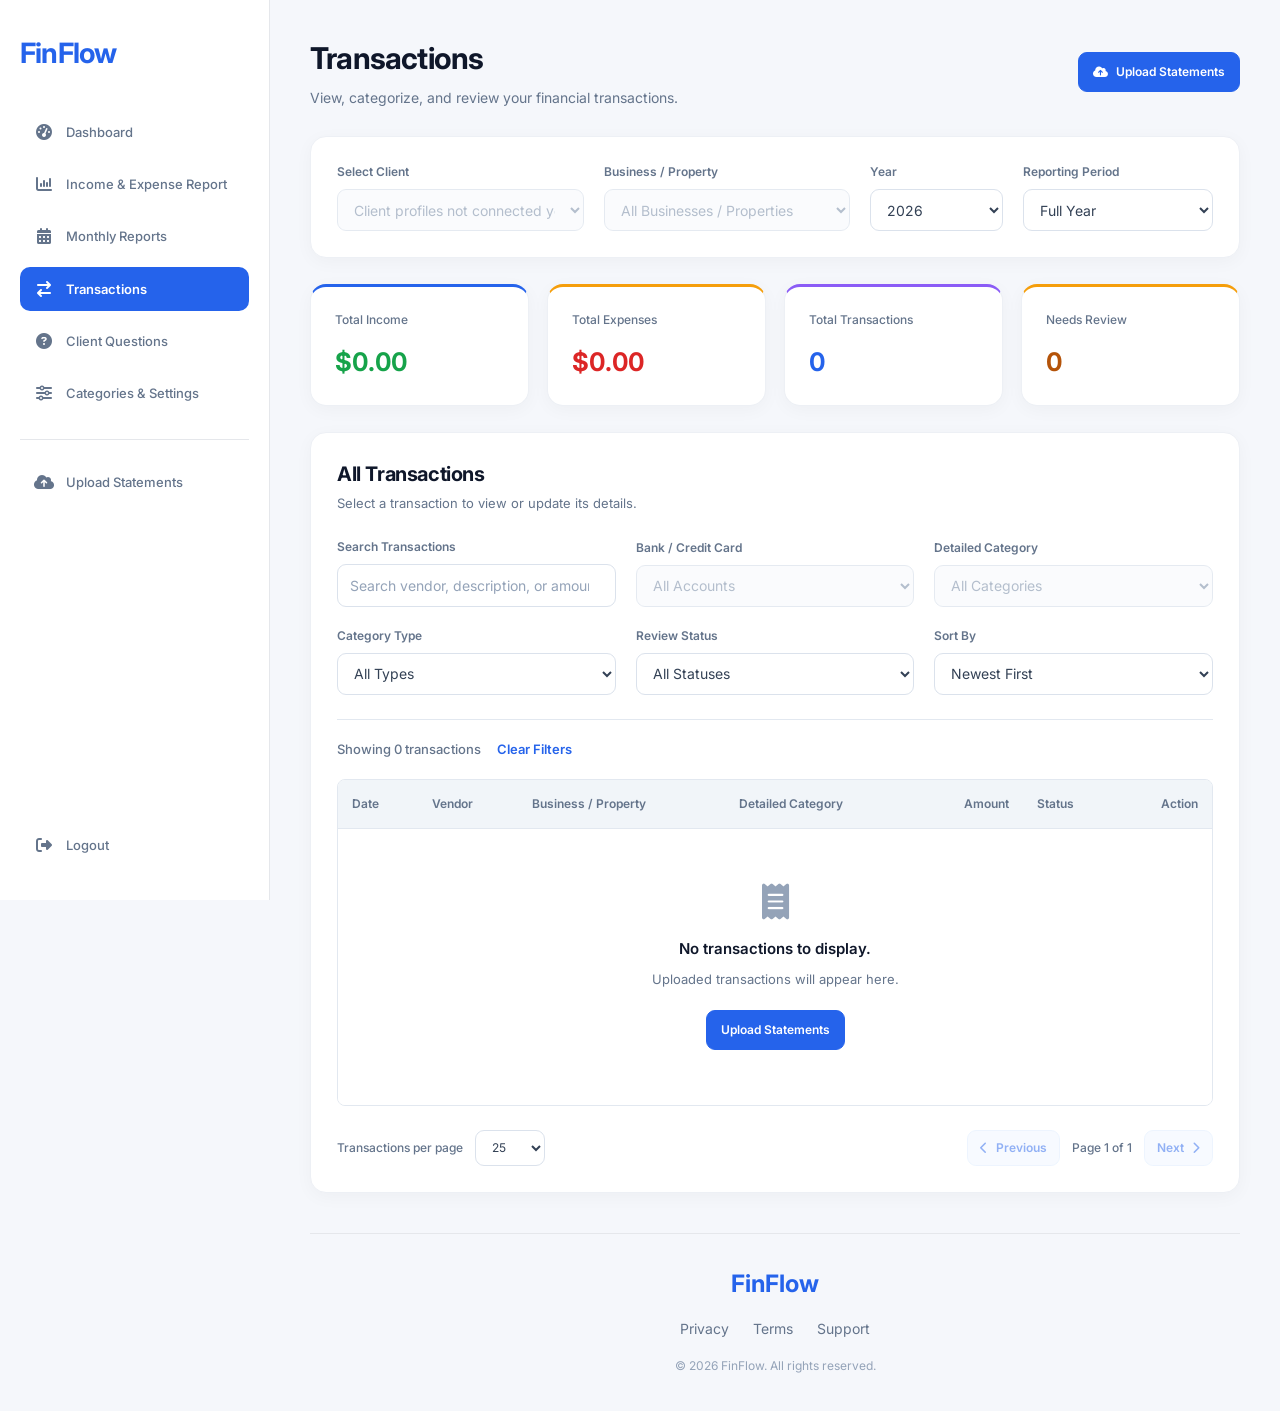
<file: transactions.html>
<!DOCTYPE html>
<html lang="en">

<head>
    <meta charset="UTF-8">
    <meta name="viewport" content="width=device-width, initial-scale=1.0">

    <title>FinFlow | Transactions</title>

    <!-- GOOGLE FONTS -->
    <link rel="preconnect" href="https://fonts.googleapis.com">
    <link rel="preconnect" href="https://fonts.gstatic.com" crossorigin>
    <link href="https://fonts.googleapis.com/css2?family=Inter:wght@400;500;600;700&display=swap" rel="stylesheet">

    <!-- FONT AWESOME -->
    <link rel="stylesheet" href="https://cdnjs.cloudflare.com/ajax/libs/font-awesome/6.5.0/css/all.min.css">

    <!-- STYLES -->
    <link rel="stylesheet" href="shared.css">
    <link rel="stylesheet" href="transactions.css">

    <!-- JAVASCRIPT -->
    <script src="transactions.js" defer></script>

</head>

<body class="finflow-app transactions-page">

    <div class="dashboard-container">

        <!-- ===================================== -->
        <!-- SIDEBAR -->
        <!-- ===================================== -->

        <aside class="sidebar">

            <div class="sidebar-logo">
                <h2>FinFlow</h2>
            </div>

            <nav class="sidebar-nav" aria-label="Dashboard navigation">

                <a href="dashboard.html">
                    <i class="fa-solid fa-gauge-high" aria-hidden="true"></i>
                    <span>Dashboard</span>
                </a>

                <a href="pandl.html">
                    <i class="fa-solid fa-chart-column" aria-hidden="true"></i>
                    <span>Income &amp; Expense Report</span>
                </a>

                <a href="monthly.html">
                    <i class="fa-solid fa-calendar-days" aria-hidden="true"></i>
                    <span>Monthly Reports</span>
                </a>

                <a href="transactions.html" class="active-link" aria-current="page">
                    <i class="fa-solid fa-arrow-right-arrow-left" aria-hidden="true"></i>
                    <span>Transactions</span>
                </a>

                <a href="questions.html">
                    <i class="fa-solid fa-circle-question" aria-hidden="true"></i>
                    <span>Client Questions</span>
                </a>

                <a href="settings.html">
                    <i class="fa-solid fa-sliders" aria-hidden="true"></i>
                    <span>Categories &amp; Settings</span>
                </a>

            </nav>

            <div class="sidebar-actions">

                <a href="dashboard.html#upload-files" class="sidebar-action-link">
                    <i class="fa-solid fa-cloud-arrow-up" aria-hidden="true"></i>
                    <span>Upload Statements</span>
                </a>

            </div>

            <div class="sidebar-account">

                <button type="button" id="logoutBtn" class="sidebar-logout">
                    <i class="fa-solid fa-right-from-bracket" aria-hidden="true"></i>
                    <span>Logout</span>
                </button>

            </div>

        </aside>


        <!-- ===================================== -->
        <!-- MAIN CONTENT -->
        <!-- ===================================== -->

        <main class="main-content" id="mainContent">

            <!-- PAGE HEADER -->

            <header class="page-header">

                <div>

                    <h1>Transactions</h1>

                    <p>
                        View, categorize, and review your financial transactions.
                    </p>

                </div>

                <div class="header-actions">

                    <a href="dashboard.html#upload-files" class="primary-btn">
                        <i class="fa-solid fa-cloud-arrow-up" aria-hidden="true"></i>
                        Upload Statements
                    </a>

                </div>

            </header>


            <!-- ===================================== -->
            <!-- CLIENT & REPORTING PERIOD -->
            <!-- ===================================== -->

            <section class="transaction-context" aria-label="Transaction selection">

                <div class="context-fields">

                    <div class="field-group">

                        <label for="transactionClientSelect">
                            Select Client
                        </label>

                        <select id="transactionClientSelect" disabled>

                            <option value="">
                                Client profiles not connected yet
                            </option>

                        </select>

                    </div>

                    <div class="field-group">

                        <label for="transactionBusinessSelect">
                            Business / Property
                        </label>

                        <select id="transactionBusinessSelect" disabled>

                            <option value="all">
                                All Businesses / Properties
                            </option>

                        </select>

                    </div>

                    <div class="field-group">

                        <label for="transactionYear">
                            Year
                        </label>

                        <select id="transactionYear">

                            <!-- Years populated by JavaScript -->

                        </select>

                    </div>

                    <div class="field-group">

                        <label for="transactionPeriod">
                            Reporting Period
                        </label>

                        <select id="transactionPeriod">

                            <option value="all">Full Year</option>
                            <option value="01">January</option>
                            <option value="02">February</option>
                            <option value="03">March</option>
                            <option value="04">April</option>
                            <option value="05">May</option>
                            <option value="06">June</option>
                            <option value="07">July</option>
                            <option value="08">August</option>
                            <option value="09">September</option>
                            <option value="10">October</option>
                            <option value="11">November</option>
                            <option value="12">December</option>
                            <option value="custom">Custom Date Range</option>

                        </select>

                    </div>

                </div>


                <!-- CUSTOM DATE RANGE -->

                <div id="customDateRange" class="custom-date-range" hidden>

                    <div class="field-group">

                        <label for="transactionStartDate">
                            Start Date
                        </label>

                        <input type="date" id="transactionStartDate">

                    </div>

                    <div class="field-group">

                        <label for="transactionEndDate">
                            End Date
                        </label>

                        <input type="date" id="transactionEndDate">

                    </div>

                    <button type="button" id="applyDateRangeBtn" class="primary-btn">
                        Apply Dates
                    </button>

                </div>

            </section>


            <!-- ===================================== -->
            <!-- TRANSACTION OVERVIEW -->
            <!-- ===================================== -->

            <section class="transactions-overview" aria-label="Transaction overview">

                <div class="overview-cards">

                    <article class="summary-card">

                        <span>Total Income</span>

                        <h2 id="transactionIncomeTotal">$0.00</h2>

                    </article>

                    <article class="summary-card">

                        <span>Total Expenses</span>

                        <h2 id="transactionExpenseTotal">$0.00</h2>

                    </article>

                    <article class="summary-card">

                        <span>Total Transactions</span>

                        <h2 id="transactionCount">0</h2>

                    </article>

                    <article class="summary-card">

                        <span>Needs Review</span>

                        <h2 id="transactionReviewCount">0</h2>

                    </article>

                </div>

            </section>


            <!-- ===================================== -->
            <!-- ALL TRANSACTIONS -->
            <!-- ===================================== -->

            <section class="transactions-panel">

                <div class="section-header">

                    <div>

                        <h2>All Transactions</h2>

                        <p>
                            Select a transaction to view or update its details.
                        </p>

                    </div>

                </div>


                <!-- ===================================== -->
                <!-- TRANSACTION FILTERS -->
                <!-- ===================================== -->

                <div class="transaction-filters">

                    <div class="field-group search-field">

                        <label for="transactionSearch">
                            Search Transactions
                        </label>

                        <input type="search" id="transactionSearch" placeholder="Search vendor, description, or amount...">

                    </div>

                    <div class="field-group">

                        <label for="transactionAccountFilter">
                            Bank / Credit Card
                        </label>

                        <select id="transactionAccountFilter" disabled>

                            <option value="all">All Accounts</option>

                        </select>

                    </div>

                    <div class="field-group">

                        <label for="transactionCategoryFilter">
                            Detailed Category
                        </label>

                        <select id="transactionCategoryFilter" disabled>

                            <option value="all">All Categories</option>

                        </select>

                    </div>

                    <div class="field-group">

                        <label for="transactionTypeFilter">
                            Category Type
                        </label>

                        <select id="transactionTypeFilter">

                            <option value="all">All Types</option>
                            <option value="income">Income</option>
                            <option value="expense">Expense</option>
                            <option value="transfer">Transfer</option>
                            <option value="personal">Personal</option>

                        </select>

                    </div>

                    <div class="field-group">

                        <label for="transactionReviewFilter">
                            Review Status
                        </label>

                        <select id="transactionReviewFilter">

                            <option value="all">All Statuses</option>
                            <option value="unreviewed">Not Reviewed</option>
                            <option value="reviewed">Reviewed</option>
                            <option value="question">Has Open Question</option>

                        </select>

                    </div>

                    <div class="field-group">

                        <label for="transactionSort">
                            Sort By
                        </label>

                        <select id="transactionSort">

                            <option value="newest">Newest First</option>
                            <option value="oldest">Oldest First</option>
                            <option value="highest">Highest Amount</option>
                            <option value="lowest">Lowest Amount</option>
                            <option value="vendor">Vendor A-Z</option>

                        </select>

                    </div>

                </div>


                <!-- ===================================== -->
                <!-- FILTER & REVIEW ACTIONS -->
                <!-- ===================================== -->

                <div class="transaction-toolbar">

                    <div class="toolbar-left">

                        <span id="displayedTransactionCount" aria-live="polite">
                            Showing 0 transactions
                        </span>

                        <button type="button" id="clearTransactionFiltersBtn" class="text-btn">
                            Clear Filters
                        </button>

                    </div>

                    <div class="toolbar-right admin-only" hidden>

                        <span id="selectedTransactionCount">
                            0 selected
                        </span>

                        <button type="button" id="bulkReviewBtn" class="secondary-btn" disabled>
                            <i class="fa-solid fa-check-double" aria-hidden="true"></i>
                            Mark Selected as Reviewed
                        </button>

                    </div>

                </div>


                <!-- ===================================== -->
                <!-- TRANSACTIONS TABLE -->
                <!-- ===================================== -->

                <div class="table-wrapper">

                    <table class="transactions-table">

                        <thead>

                            <tr>

                                <th scope="col" class="selection-column admin-only" hidden>

                                    <input type="checkbox" id="selectAllTransactions" aria-label="Select all displayed transactions">

                                </th>

                                <th scope="col">Date</th>
                                <th scope="col">Vendor</th>
                                <th scope="col">Business / Property</th>
                                <th scope="col">Detailed Category</th>
                                <th scope="col" class="amount-column">Amount</th>
                                <th scope="col">Status</th>
                                <th scope="col">Action</th>

                            </tr>

                        </thead>

                        <tbody id="transactionsTableBody">

                            <tr id="transactionEmptyRow">

                                <td colspan="7" class="empty-state">

                                    <i class="fa-solid fa-receipt" aria-hidden="true"></i>

                                    <p>No transactions to display.</p>

                                    <span>
                                        Uploaded transactions will appear here.
                                    </span>

                                    <a href="dashboard.html#upload-files" class="primary-btn">
                                        Upload Statements
                                    </a>

                                </td>

                            </tr>

                        </tbody>

                    </table>

                </div>


                <!-- ===================================== -->
                <!-- PAGINATION -->
                <!-- ===================================== -->

                <div class="transaction-pagination">

                    <div class="pagination-info">

                        <label for="transactionsPerPage">
                            Transactions per page
                        </label>

                        <select id="transactionsPerPage">

                            <option value="25">25</option>
                            <option value="50">50</option>
                            <option value="100">100</option>

                        </select>

                    </div>

                    <div class="pagination-controls">

                        <button type="button" id="previousTransactionPage" class="secondary-btn" disabled>
                            <i class="fa-solid fa-chevron-left" aria-hidden="true"></i>
                            Previous
                        </button>

                        <span id="transactionPageInfo" aria-live="polite">
                            Page 1 of 1
                        </span>

                        <button type="button" id="nextTransactionPage" class="secondary-btn" disabled>
                            Next
                            <i class="fa-solid fa-chevron-right" aria-hidden="true"></i>
                        </button>

                    </div>

                </div>

            </section>


            <!-- ===================================== -->
            <!-- TRANSACTION ROW TEMPLATE -->
            <!-- ===================================== -->

            <template id="transactionRowTemplate">

                <tr class="transaction-row">

                    <td class="selection-column admin-only" hidden>

                        <input type="checkbox" class="transaction-checkbox" aria-label="Select transaction">

                    </td>

                    <td data-field="date"></td>

                    <td data-field="vendor"></td>

                    <td data-field="business"></td>

                    <td data-field="detailedCategory"></td>

                    <td data-field="amount" class="amount-column"></td>

                    <td data-field="status"></td>

                    <td>

                        <button type="button" class="transaction-details-btn secondary-btn" aria-expanded="false">
                            View Details

                            <i class="fa-solid fa-chevron-down" aria-hidden="true"></i>

                        </button>

                    </td>

                </tr>

            </template>


            <!-- ===================================== -->
            <!-- EXPANDED TRANSACTION DETAILS -->
            <!-- Inserted underneath selected row -->
            <!-- ===================================== -->

            <template id="transactionDetailsTemplate">

                <tr class="transaction-details-row">

                    <td colspan="7" class="transaction-details-cell">

                        <div class="transaction-details">

                            <div class="section-header">

                                <div>

                                    <h3>Transaction Details</h3>

                                    <p data-field="transactionReference"></p>

                                </div>

                                <button type="button" class="close-details-btn secondary-btn">

                                    Close

                                    <i class="fa-solid fa-xmark" aria-hidden="true"></i>

                                </button>

                            </div>


                            <!-- ORIGINAL BANK INFORMATION -->

                            <section class="original-transaction-info">

                                <h4>Original Bank Information</h4>

                                <div class="original-info-grid">

                                    <div class="detail-item">

                                        <span>Bank / Credit Card Account</span>

                                        <strong data-field="bankAccount">—</strong>

                                    </div>

                                    <div class="detail-item">

                                        <span>Original Transaction Date</span>

                                        <strong data-field="originalDate">—</strong>

                                    </div>

                                    <div class="detail-item">

                                        <span>Original Amount</span>

                                        <strong data-field="originalAmount">—</strong>

                                    </div>

                                    <div class="detail-item">

                                        <span>Upload Source</span>

                                        <strong data-field="uploadSource">—</strong>

                                    </div>

                                </div>

                                <div class="original-description">

                                    <span>Original Bank Description</span>

                                    <p data-field="originalDescription">—</p>

                                </div>

                            </section>


                            <!-- ===================================== -->
                            <!-- BOOKKEEPING INFORMATION -->
                            <!-- ===================================== -->

                            <form class="transaction-edit-form">

                                <section class="bookkeeping-information">

                                    <h4>Bookkeeping Information</h4>

                                    <fieldset class="bookkeeping-fields" disabled>

                                        <div class="transaction-form-grid">

                                            <!-- DATE -->

                                            <label class="field-group">

                                                <span>Date</span>

                                                <input type="date" name="date" required>

                                            </label>


                                            <!-- VENDOR -->

                                            <label class="field-group">

                                                <span>Vendor</span>

                                                <input type="text" name="vendor" placeholder="Enter vendor name" required>

                                            </label>


                                            <!-- BUSINESS / PROPERTY -->

                                            <label class="field-group">

                                                <span>Business / Property</span>

                                                <select name="businessId">

                                                    <option value="">
                                                        Select Business / Property
                                                    </option>

                                                </select>

                                            </label>


                                            <!-- DESCRIPTION -->

                                            <label class="field-group">

                                                <span>Description</span>

                                                <input type="text" name="description" placeholder="Enter transaction purpose">

                                            </label>


                                            <!-- DETAILED CATEGORY -->

                                            <label class="field-group">

                                                <span>Detailed Category</span>

                                                <select name="detailedCategoryId">

                                                    <option value="">
                                                        Select Detailed Category
                                                    </option>

                                                </select>

                                            </label>


                                            <!-- TAX CATEGORY -->

                                            <label class="field-group">

                                                <span>Tax Category</span>

                                                <input type="text" name="taxCategory" placeholder="Automatically populated" readonly>

                                            </label>


                                            <!-- AMOUNT -->

                                            <label class="field-group">

                                                <span>Amount</span>

                                                <input type="number" name="amount" step="0.01" required>

                                            </label>


                                            <!-- CATEGORY TYPE -->

                                            <label class="field-group">

                                                <span>Category Type</span>

                                                <input type="text" name="categoryType" list="categoryTypeOptions" placeholder="Enter category type">

                                            </label>

                                        </div>


                                        <!-- TRANSACTION QUESTION -->

                                        <div class="transaction-question-group">

                                            <label class="field-group">

                                                <span>Question</span>

                                                <textarea name="question"
                                                    rows="3" placeholder="Enter a question about this transaction..."
                                                ></textarea>

                                            </label>

                                            <p class="helper-text">

                                                Saving a transaction question will create or update its linked record on the Questions page.

                                            </p>

                                            <a href="questions.html" class="text-link linked-question-link" hidden>
                                                View Linked Question
                                            </a>

                                        </div>


                                        <!-- NOTES -->

                                        <label class="field-group transaction-notes-group">

                                            <span>Notes</span>

                                            <textarea name="notes" rows="3" placeholder="Enter additional bookkeeping notes..."
                                            ></textarea>

                                        </label>

                                    </fieldset>

                                </section>


                                <!-- ===================================== -->
                                <!-- REVIEW INFORMATION -->
                                <!-- ===================================== -->

                                <section class="transaction-review-info">

                                    <h4>Review Information</h4>

                                    <div class="review-info-grid">

                                        <div class="detail-item">

                                            <span>Review Status</span>

                                            <strong data-field="reviewStatus">
                                                Not Reviewed
                                            </strong>

                                        </div>

                                        <div class="detail-item">

                                            <span>Reviewed By</span>

                                            <strong data-field="reviewedBy">—</strong>

                                        </div>

                                        <div class="detail-item">

                                            <span>Reviewed On</span>

                                            <strong data-field="reviewedDate">—</strong>

                                        </div>

                                        <div class="detail-item">

                                            <span>Question Status</span>

                                            <strong data-field="questionStatus">—</strong>

                                        </div>

                                    </div>

                                </section>


                                <!-- ===================================== -->
                                <!-- TRANSACTION ACTIONS -->
                                <!-- ===================================== -->

                                <div class="transaction-detail-actions">

                                    <div class="detail-actions-left admin-only" hidden>

                                        <button type="submit" class="save-transaction-btn primary-btn">
                                            Save Changes
                                        </button>

                                        <button type="button" class="mark-reviewed-btn secondary-btn">

                                            <i class="fa-solid fa-check" aria-hidden="true"></i>

                                            Mark as Reviewed

                                        </button>

                                    </div>

                                    <div class="detail-actions-right">

                                        <button type="button" class="next-transaction-btn secondary-btn">

                                            Next Transaction

                                            <i class="fa-solid fa-arrow-right" aria-hidden="true"></i>

                                        </button>

                                    </div>

                                </div>

                                <p class="transaction-form-message" role="status" aria-live="polite"></p>

                            </form>

                        </div>

                    </td>

                </tr>

            </template>


            <!-- ===================================== -->
            <!-- CATEGORY TYPE SUGGESTIONS -->
            <!-- ===================================== -->

            <datalist id="categoryTypeOptions">

                <option value="Income"></option>
                <option value="Expense"></option>
                <option value="Transfer"></option>
                <option value="Personal"></option>

            </datalist>


            <!-- ===================================== -->
            <!-- PAGE NOTIFICATIONS -->
            <!-- ===================================== -->

            <div id="transactionNotification" class="transaction-notification" role="status" aria-live="polite" hidden ></div>


            <!-- ===================================== -->
            <!-- FOOTER -->
            <!-- ===================================== -->

            <footer class="dashboard-footer">

                <h3>FinFlow</h3>

                <div class="footer-links">

                    <a href="#">Privacy</a>
                    <a href="#">Terms</a>
                    <a href="#">Support</a>

                </div>

                <p>
                    &copy; <span id="currentYear"></span>
                    FinFlow. All rights reserved.
                </p>

            </footer>

        </main>

    </div>

</body>

</html>
</file>
<file: shared.css>
/* =========================================
   FINFLOW — SHARED STYLES
   ========================================= */

:root {
    /* Brand colors */
    --primary: #2563eb;
    --primary-hover: #1d4ed8;
    --primary-light: #eff6ff;

    /* Backgrounds */
    --background: #f5f7fb;
    --surface: #ffffff;
    --surface-muted: #f1f5f9;

    /* Text */
    --text: #1e293b;
    --text-dark: #0f172a;
    --text-muted: #64748b;
    --text-light: #94a3b8;

    /* Borders */
    --border: #e2e8f0;
    --border-input: #cbd5e1;

    /* Status colors */
    --success: #16a34a;
    --danger: #dc2626;
    --warning: #f59e0b;
    --purple: #8b5cf6;

    /* Common design values */
    --radius-sm: 8px;
    --radius-md: 12px;
    --radius-lg: 16px;

    /* Layout */
    --sidebar-width: 270px;
    --content-max-width: 1800px;
}


/* =========================================
   GLOBAL RESET
   ========================================= */

*,
*::before,
*::after {
    box-sizing: border-box;
}

html {
    scroll-behavior: smooth;
}

body {
    margin: 0;
    color: var(--text);
    background-color: var(--background);
    font-family: 'Inter', sans-serif;
    font-size: 14px;
    line-height: 1.5;
}

h1,
h2,
h3,
h4,
h5,
h6,
p {
    margin: 0;
}

button,
select,
input,
textarea {
    font: inherit;
}

button {
    cursor: pointer;
}

button:disabled,
select:disabled,
input:disabled,
textarea:disabled {
    cursor: not-allowed;
}

[hidden] {
    display: none !important;
}


/* =========================================
   APPLICATION LAYOUT
   ========================================= */

.dashboard-container {
    display: flex;
    min-height: 100vh;
}


/* =========================================
   SIDEBAR
   ========================================= */

.sidebar {
    display: flex;
    flex-direction: column;
    position: sticky;
    top: 0;
    width: var(--sidebar-width);
    min-width: var(--sidebar-width);
    height: 100vh;
    padding: 32px 20px;
    background-color: var(--surface);
    border-right: 1px solid #e5e7eb;
    overflow-y: auto;
    flex-shrink: 0;
}


/* SIDEBAR LOGO */

.sidebar-logo h2,
.sidebar .brand {
    display: block;
    margin: 0 0 36px;
    color: var(--primary);
    font-size: 28px;
    font-weight: 700;
    letter-spacing: -0.8px;
    text-decoration: none;
}


/* SIDEBAR NAVIGATION */

.sidebar-nav {
    display: flex;
    flex-direction: column;
    gap: 8px;
}

.sidebar-nav a,
.sidebar-actions a,
.sidebar-action-link {
    display: flex;
    align-items: center;
    gap: 12px;
    width: 100%;
    padding: 13px 14px;
    color: var(--text-muted);
    text-decoration: none;
    font-size: 13px;
    font-weight: 500;
    line-height: 1.4;
    border-radius: 10px;
    transition:
        background-color 0.25s ease,
        color 0.25s ease;
}

.sidebar-nav a i,
.sidebar-actions a i,
.sidebar-action-link i,
.sidebar-logout i {
    width: 20px;
    min-width: 20px;
    font-size: 16px;
    text-align: center;
}

.sidebar-nav a:hover,
.sidebar-actions a:hover,
.sidebar-action-link:hover {
    background-color: var(--primary-light);
    color: var(--primary);
}


/* ACTIVE SIDEBAR LINK */

.sidebar-nav a.active-link,
.sidebar-actions a.active-link,
.sidebar-action-link.active-link {
    background-color: var(--primary);
    color: var(--surface);
    font-weight: 600;
}

.sidebar-nav a.active-link:hover,
.sidebar-actions a.active-link:hover,
.sidebar-action-link.active-link:hover {
    background-color: var(--primary-hover);
    color: var(--surface);
}


/* SIDEBAR ACTIONS */

.sidebar-actions {
    margin-top: 24px;
    padding-top: 20px;
    border-top: 1px solid #e5e7eb;
}


/* SIDEBAR ACCOUNT */

.sidebar-account,
.sidebar-bottom {
    margin-top: auto;
    padding-top: 24px;
}


/* LOGOUT */

.sidebar-logout,
.sidebar-bottom a {
    display: flex;
    align-items: center;
    gap: 12px;
    width: 100%;
    padding: 13px 14px;
    background-color: transparent;
    color: var(--text-muted);
    border: none;
    border-radius: 10px;
    font-size: 13px;
    font-weight: 500;
    text-align: left;
    text-decoration: none;
    transition:
        background-color 0.25s ease,
        color 0.25s ease;
}

.sidebar-logout:hover {
    background-color: #fef2f2;
    color: var(--danger);
}

.sidebar-bottom a:hover {
    background-color: var(--primary-light);
    color: var(--primary);
}


/* =========================================
   MAIN CONTENT
   ========================================= */

.main-content {
    flex: 1;
    min-width: 0;
    max-width: var(--content-max-width);
    padding: 36px 40px;
    margin: 0 auto;
}


/* =========================================
   PAGE HEADERS
   ========================================= */

.page-header,
.dashboard-header {
    display: flex;
    align-items: center;
    justify-content: space-between;
    flex-wrap: wrap;
    gap: 16px;
    margin-bottom: 28px;
}

.page-header h1,
.dashboard-header h1 {
    margin-bottom: 6px;
    color: var(--text-dark);
    font-size: 30px;
    font-weight: 700;
    letter-spacing: -0.8px;
}

.page-header p,
.dashboard-header p {
    color: var(--text-muted);
    font-size: 14px;
}

.header-actions {
    display: flex;
    align-items: center;
    flex-wrap: wrap;
    gap: 10px;
}


/* =========================================
   SECTION HEADERS
   ========================================= */

.section-header {
    display: flex;
    align-items: center;
    justify-content: space-between;
    gap: 16px;
    margin-bottom: 24px;
}

.section-header h2 {
    color: var(--text-dark);
    font-size: 20px;
    font-weight: 700;
    letter-spacing: -0.4px;
}

.section-header p {
    margin-top: 5px;
    color: var(--text-muted);
    font-size: 13px;
}

.section-header > span {
    color: var(--text-light);
    font-size: 12px;
    font-weight: 500;
}


/* =========================================
   SHARED BUTTONS
   ========================================= */

.primary-btn,
.secondary-btn,
.outline-btn,
.profile-edit-btn,
.section-action-btn {
    display: inline-flex;
    align-items: center;
    justify-content: center;
    gap: 8px;
    padding: 10px 14px;
    border-radius: 9px;
    font-size: 12px;
    font-weight: 600;
    line-height: 1.5;
    text-decoration: none;
    transition:
        background-color 0.25s ease,
        color 0.25s ease,
        border-color 0.25s ease;
}

.primary-btn {
    background-color: var(--primary);
    color: var(--surface);
    border: 1px solid var(--primary);
}

.primary-btn:hover:not(:disabled) {
    background-color: var(--primary-hover);
    border-color: var(--primary-hover);
}

.secondary-btn,
.outline-btn,
.profile-edit-btn,
.section-action-btn {
    color: var(--primary);
    background-color: var(--primary-light);
    border: 1px solid #dbeafe;
}

.secondary-btn:hover:not(:disabled),
.outline-btn:hover:not(:disabled),
.profile-edit-btn:hover:not(:disabled),
.section-action-btn:hover:not(:disabled) {
    background-color: #dbeafe;
}

.primary-btn:disabled,
.secondary-btn:disabled,
.outline-btn:disabled,
.profile-edit-btn:disabled,
.section-action-btn:disabled {
    opacity: 0.5;
}


/* =========================================
   SHARED FORM ELEMENTS
   ========================================= */

.field-group,
.filter-group {
    display: flex;
    flex-direction: column;
    gap: 8px;
    min-width: 0;
}

.field-group label,
.field-group > span,
.filter-group label {
    color: var(--text-muted);
    font-size: 12px;
    font-weight: 600;
}

select,
input:not([type="checkbox"]):not([type="radio"]):not([type="file"]):not([type="hidden"]):not([type="range"]):not([type="color"]):not([type="button"]):not([type="submit"]):not([type="reset"]),
textarea {
    width: 100%;
    min-width: 0;
    min-height: 42px;
    padding: 10px 12px;
    color: #334155;
    background-color: var(--surface);
    border: 1px solid #dbe2ec;
    border-radius: 9px;
    transition:
        border-color 0.2s ease,
        box-shadow 0.2s ease;
}

select:focus,
input:not([type="checkbox"]):not([type="radio"]):focus,
textarea:focus {
    border-color: var(--primary);
    box-shadow: 0 0 0 3px rgba(37, 99, 235, 0.1);
}

select:disabled,
input:disabled,
textarea:disabled {
    background-color: #f8fafc;
    color: var(--text-light);
}

input::placeholder,
textarea::placeholder {
    color: var(--text-light);
}

textarea {
    resize: vertical;
}

.helper-text {
    color: var(--text-muted);
    font-size: 12px;
    line-height: 1.6;
}


/* =========================================
   SHARED FOOTER
   ========================================= */

.dashboard-footer,
.footer {
    padding-top: 32px;
    border-top: 1px solid #e5e7eb;
    text-align: center;
}

.dashboard-footer h3,
.footer > strong {
    display: block;
    margin-bottom: 16px;
    color: var(--primary);
    font-size: 24px;
    font-weight: 700;
}

.footer-links {
    display: flex;
    justify-content: center;
    flex-wrap: wrap;
    gap: 24px;
    margin-bottom: 18px;
}

.footer-links a {
    color: var(--text-muted);
    text-decoration: none;
    transition: color 0.25s ease;
}

.footer-links a:hover {
    color: var(--primary);
}

.dashboard-footer p,
.footer p {
    color: var(--text-light);
    font-size: 12px;
}


/* =========================================
   KEYBOARD ACCESSIBILITY
   ========================================= */

button:focus-visible,
a:focus-visible,
select:focus-visible,
input:focus-visible,
textarea:focus-visible {
    outline: 2px solid var(--primary);
    outline-offset: 3px;
}


/* =========================================
   RESPONSIVE — LARGE TABLETS
   ========================================= */

@media (max-width: 1200px) {

    .main-content {
        padding: 30px;
    }

}


/* =========================================
   RESPONSIVE — TABLETS & MOBILE
   ========================================= */

@media (max-width: 768px) {

    .dashboard-container {
        flex-direction: column;
    }

    .sidebar {
        width: 100%;
        min-width: 0;
        height: auto;
        position: relative;
        padding: 20px 24px;
        border-right: none;
        border-bottom: 1px solid #e5e7eb;
    }

    .sidebar-logo h2,
    .sidebar .brand {
        margin-bottom: 20px;
    }

    .sidebar-nav {
        flex-direction: column;
    }

    .sidebar-account,
    .sidebar-bottom {
        margin-top: 20px;
        padding-top: 12px;
    }

    .main-content {
        width: 100%;
        padding: 24px;
    }

    .page-header h1,
    .dashboard-header h1 {
        font-size: 26px;
    }

    .section-header h2 {
        font-size: 18px;
    }

}


/* =========================================
   RESPONSIVE — SMALL PHONES
   ========================================= */

@media (max-width: 500px) {

    .main-content {
        padding: 18px 14px;
    }

    .page-header h1,
    .dashboard-header h1 {
        font-size: 24px;
    }

    .section-header {
        align-items: flex-start;
        flex-wrap: wrap;
    }

}


/* =========================================
   REDUCED MOTION
   ========================================= */

@media (prefers-reduced-motion: reduce) {

    html {
        scroll-behavior: auto;
    }

    *,
    *::before,
    *::after {
        animation-duration: 0.01ms !important;
        animation-iteration-count: 1 !important;
        transition-duration: 0.01ms !important;
    }

}
</file>
<file: monthly.css>
/* =========================================
   FINFLOW — MONTHLY REPORTS
   Page-specific styling
   ========================================= */


/* =========================================
   REPORT PANELS
   ========================================= */

.report-panel {
    min-width: 0;
    padding: 26px;
    margin-bottom: 26px;
    background-color: var(--surface);
    border: 1px solid #edf0f5;
    border-radius: var(--radius-lg);
    box-shadow: 0 4px 18px rgba(15, 23, 42, 0.035);
}


/* =========================================
   REPORT FILTERS
   ========================================= */

.report-filters {
    display: grid;
    grid-template-columns: minmax(0, 2fr) minmax(0, 1fr);
    gap: 20px;
}

.report-filters select {
    background-color: #f8fafc;
}

.report-filters select:disabled {
    color: var(--text-light);
}


/* =========================================
   ANNUAL OVERVIEW
   ========================================= */

.annual-overview {
    margin-bottom: 26px;
}

.overview-cards {
    display: grid;
    grid-template-columns: repeat(4, minmax(0, 1fr));
    gap: 18px;
}


/* SUMMARY CARDS */

.summary-card {
    min-width: 0;
    padding: 24px;
    background-color: var(--surface);
    border: 1px solid #edf0f5;
    border-top: 3px solid var(--primary);
    border-radius: var(--radius-lg);
    box-shadow: 0 4px 18px rgba(15, 23, 42, 0.035);
}

.summary-card span {
    display: block;
    margin-bottom: 14px;
    color: var(--text-muted);
    font-size: 12px;
    font-weight: 500;
}

.summary-card h3 {
    color: var(--text-dark);
    font-size: clamp(20px, 2vw, 27px);
    font-weight: 700;
    letter-spacing: -0.5px;
    font-variant-numeric: tabular-nums;
    overflow-wrap: anywhere;
}


/* CARD COLORS */

.income-card {
    border-top-color: var(--primary);
}

.cogs-card {
    border-top-color: var(--purple);
}

.expense-card {
    border-top-color: var(--warning);
}

.profit-card {
    border-top-color: var(--success);
}


/* PROFIT / LOSS COLORS */

.positive,
.summary-card h3.positive {
    color: var(--success);
}

.negative,
.summary-card h3.negative {
    color: var(--danger);
}

.neutral,
.summary-card h3.neutral {
    color: var(--text-muted);
}


/* =========================================
   REPORT ACTIONS
   ========================================= */

.report-actions {
    display: flex;
    align-items: center;
    flex-wrap: wrap;
    gap: 8px;
}


/* =========================================
   MONTHLY SUMMARY TABLE
   ========================================= */

.table-wrapper {
    width: 100%;
    overflow-x: auto;
    border: 1px solid var(--border);
    border-radius: var(--radius-sm);
}

.monthly-table {
    width: 100%;
    min-width: 750px;
    border-collapse: collapse;
    font-size: 13px;
}


/* TABLE CELLS */

.monthly-table th,
.monthly-table td {
    padding: 16px;
    border-bottom: 1px solid var(--border);
    text-align: right;
    white-space: nowrap;
    font-variant-numeric: tabular-nums;
}

.monthly-table th:first-child,
.monthly-table td:first-child {
    text-align: left;
}


/* TABLE HEADER */

.monthly-table thead {
    background-color: var(--surface-muted);
    color: var(--text-muted);
}

.monthly-table thead th {
    font-size: 12px;
    font-weight: 600;
}


/* =========================================
   MONTH ROWS
   ========================================= */

.month-row {
    background-color: var(--surface);
    cursor: pointer;
    transition: background-color 0.2s ease;
}

.month-row:hover {
    background-color: #f8fbff;
}

.month-row[aria-expanded="true"] {
    background-color: #f8fafc;
}

.month-row:focus-visible {
    outline: 2px solid var(--primary);
    outline-offset: -2px;
}


/* MONTH NAME */

.month-name {
    display: inline-flex;
    align-items: center;
    gap: 12px;
    color: var(--text-dark);
    font-weight: 600;
}

.month-name i {
    width: 14px;
    color: var(--primary);
    font-size: 12px;
    text-align: center;
}


/* MONTH EXPAND / COLLAPSE BUTTON */

button.month-name {
    padding: 0;
    background: transparent;
    border: none;
    text-align: left;
    font-size: inherit;
}


/* =========================================
   EXPANDED MONTH DETAILS
   ========================================= */

.detail-row {
    background-color: #f8fafc;
}

.detail-row[hidden] {
    display: none;
}

.monthly-table .detail-row td {
    padding: 0 20px 20px 42px;
    text-align: left;
    white-space: normal;
}


/* MONTHLY DETAILS GRID */

.month-details {
    display: grid;
    grid-template-columns: repeat(2, minmax(0, 1fr));
    gap: 14px;
    padding-top: 18px;
}


/* INDIVIDUAL DETAIL ITEMS */

.detail-item {
    display: flex;
    align-items: center;
    justify-content: space-between;
    gap: 16px;
    min-width: 0;
    padding: 15px;
    background-color: var(--surface);
    border: 1px solid var(--border);
    border-radius: var(--radius-sm);
}

.detail-item span {
    min-width: 0;
    color: var(--text-muted);
    font-size: 12px;
    overflow-wrap: anywhere;
}

.detail-item strong {
    flex-shrink: 0;
    color: var(--text-dark);
    font-size: 13px;
    font-weight: 600;
    font-variant-numeric: tabular-nums;
    white-space: nowrap;
}


/* =========================================
   ANNUAL TOTALS
   ========================================= */

.monthly-table tfoot {
    background-color: var(--primary-light);
    color: var(--text-dark);
    font-weight: 700;
}

.monthly-table tfoot th,
.monthly-table tfoot td {
    padding: 18px 16px;
    border-top: 2px solid #dbeafe;
    border-bottom: none;
}


/* =========================================
   FOOTER SPACING
   ========================================= */

.monthly-page .dashboard-footer {
    margin-top: 40px;
}


/* =========================================
   RESPONSIVE — LARGE TABLETS
   ========================================= */

@media (max-width: 1100px) {

    .overview-cards {
        grid-template-columns: repeat(2, minmax(0, 1fr));
    }

    .summary-card {
        padding: 20px;
    }

    .report-panel .section-header {
        flex-wrap: wrap;
    }

}


/* =========================================
   RESPONSIVE — MOBILE
   ========================================= */

@media (max-width: 768px) {

    .report-filters {
        grid-template-columns: 1fr;
    }

    .report-panel {
        padding: 22px;
    }

    .report-panel .section-header {
        flex-direction: column;
        align-items: flex-start;
    }

    .report-actions {
        width: 100%;
    }

    .month-details {
        grid-template-columns: 1fr;
    }

    .monthly-table th,
    .monthly-table td {
        padding: 14px;
    }

}


/* =========================================
   RESPONSIVE — SMALL PHONES
   ========================================= */

@media (max-width: 500px) {

    .report-panel {
        padding: 20px 16px;
        border-radius: 14px;
    }

    .overview-cards {
        grid-template-columns: 1fr;
        gap: 12px;
    }

    .summary-card {
        padding: 20px;
    }

    .summary-card h3 {
        font-size: 25px;
    }

    .report-actions {
        gap: 8px;
    }

    .report-actions button {
        flex: 1;
    }

    #printReportBtn {
        flex-basis: 100%;
    }

    .monthly-table {
        font-size: 12px;
    }

    .monthly-table .detail-row td {
        padding-left: 24px;
    }

    .detail-item {
        padding: 12px;
    }

}


/* =========================================
   PRINT / SAVE PDF
   ========================================= */

@media print {

    html,
    body {
        background-color: white;
        color: black;
    }

    .sidebar,
    .report-actions,
    .dashboard-footer {
        display: none !important;
    }

    .dashboard-container {
        display: block;
        min-height: auto;
    }

    .main-content {
        width: 100%;
        max-width: none;
        margin: 0;
        padding: 0;
    }

    .page-header {
        margin-bottom: 16px;
    }

    .page-header h1 {
        font-size: 22px;
    }

    .page-header p {
        font-size: 11px;
    }

    .report-panel {
        padding: 14px;
        margin-bottom: 16px;
        box-shadow: none;
        border: 1px solid #dddddd;
    }

    .report-panel .section-header {
        margin-bottom: 12px;
    }

    .section-header h2 {
        font-size: 16px;
    }

    .report-filters {
        grid-template-columns: repeat(2, minmax(0, 1fr));
        gap: 12px;
    }

    .annual-overview {
        margin-bottom: 16px;
    }

    .overview-cards {
        grid-template-columns: repeat(4, minmax(0, 1fr));
        gap: 10px;
    }

    .summary-card {
        padding: 12px;
        box-shadow: none;
        border: 1px solid #dddddd;
        break-inside: avoid;
    }

    .summary-card span {
        margin-bottom: 8px;
        font-size: 10px;
    }

    .summary-card h3 {
        font-size: 18px;
    }

    .table-wrapper {
        overflow: visible;
    }

    .monthly-table {
        min-width: 0;
        font-size: 10px;
    }

    .monthly-table th,
    .monthly-table td {
        padding: 8px;
    }

    .monthly-table thead {
        display: table-header-group;
    }

    .monthly-table tfoot {
        display: table-row-group;
    }

    .monthly-table tr {
        break-inside: avoid;
    }

    .month-row[aria-expanded="true"] {
        break-after: avoid;
    }

    .month-name i {
        display: none;
    }

    .monthly-table .detail-row td {
        padding: 0 12px 12px 20px;
    }

    .month-details {
        grid-template-columns: repeat(2, minmax(0, 1fr));
        gap: 8px;
        padding-top: 10px;
    }

    .detail-item {
        padding: 8px;
    }

    .detail-item span,
    .detail-item strong {
        font-size: 10px;
    }

    .detail-row[hidden] {
        display: none !important;
    }

    @page {
        size: landscape;
        margin: 12mm;
    }

}
</file>
<file: questions.css>
/* =========================================
   FINFLOW — QUESTIONS
   Page-specific styling
   ========================================= */

.questions-page {
    --questions-background: #f8fafc;
    --questions-shadow: 0 4px 18px rgba(15, 23, 42, 0.035);
}


/* =========================================
   QUESTION OVERVIEW
   ========================================= */

.questions-overview {
    margin-bottom: 26px;
}

.questions-overview .overview-cards {
    display: grid;
    grid-template-columns: repeat(4, minmax(0, 1fr));
    gap: 18px;
}


/* SUMMARY CARDS */

.questions-overview .summary-card {
    min-width: 0;
    padding: 24px;
    background-color: var(--surface);
    border: 1px solid #edf0f5;
    border-top: 3px solid var(--primary);
    border-radius: var(--radius-lg);
    box-shadow: var(--questions-shadow);
}

.questions-overview .summary-card span {
    display: block;
    margin-bottom: 14px;
    color: var(--text-muted);
    font-size: 12px;
    font-weight: 500;
}

.questions-overview .summary-card h2 {
    color: var(--text-dark);
    font-size: clamp(20px, 2vw, 27px);
    font-weight: 700;
    letter-spacing: -0.5px;
    font-variant-numeric: tabular-nums;
    overflow-wrap: anywhere;
}


/* SUMMARY CARD COLORS */

.questions-overview .summary-card:nth-child(1) {
    border-top-color: var(--primary);
}

.questions-overview .summary-card:nth-child(2) {
    border-top-color: var(--danger);
}

.questions-overview .summary-card:nth-child(3) {
    border-top-color: var(--warning);
}

.questions-overview .summary-card:nth-child(4) {
    border-top-color: var(--success);
}

#totalQuestionsCount {
    color: var(--primary);
}

#openQuestionsCount {
    color: var(--danger);
}

#awaitingResponseCount {
    color: #b45309;
}

#resolvedQuestionsCount {
    color: #15803d;
}


/* =========================================
   QUESTIONS PANEL
   ========================================= */

.questions-panel {
    min-width: 0;
    margin-bottom: 26px;
}


/* =========================================
   QUESTION TABS
   ========================================= */

.question-tabs {
    display: flex;
    align-items: center;
    gap: 8px;
    padding: 6px;
    margin-bottom: 24px;
    background-color: var(--surface);
    border: 1px solid var(--border);
    border-radius: var(--radius-md);
}

.question-tabs .tab-btn {
    flex: 1;
    min-width: 0;
    display: flex;
    align-items: center;
    justify-content: center;
    gap: 10px;
    padding: 14px 20px;
    background: transparent;
    border: none;
    border-radius: var(--radius-sm);
    color: var(--text-muted);
    font-size: 14px;
    font-weight: 600;
    transition:
        background-color 0.2s ease,
        color 0.2s ease;
}

.question-tabs .tab-btn i {
    font-size: 15px;
}

.question-tabs .tab-btn:hover {
    background-color: var(--primary-light);
    color: var(--primary);
}

.question-tabs .tab-btn.active-tab,
.question-tabs .tab-btn[aria-selected="true"] {
    background-color: var(--primary);
    color: var(--surface);
}


/* =========================================
   TAB CONTENT & QUESTION DETAILS PANELS
   ========================================= */

.questions-page .tab-panel,
.question-details-panel {
    min-width: 0;
    padding: 26px;
    background-color: var(--surface);
    border: 1px solid #edf0f5;
    border-radius: var(--radius-lg);
    box-shadow: var(--questions-shadow);
}

.question-details-panel {
    margin-bottom: 26px;
}


/* =========================================
   SECTION HEADER ADDITIONS
   ========================================= */

.questions-page .section-header {
    flex-wrap: wrap;
}

.questions-page .section-header > div {
    min-width: 0;
}

.question-details-panel > .section-header {
    padding-bottom: 20px;
    border-bottom: 1px solid var(--border);
}


/* =========================================
   QUESTION FILTERS
   ========================================= */

.question-filters {
    display: grid;
    grid-template-columns:
        minmax(0, 1fr)
        minmax(0, 1fr)
        minmax(0, 1.5fr);
    align-items: end;
    gap: 20px;
    margin-bottom: 24px;
}


/* =========================================
   PAGE-SPECIFIC FORM STYLING
   ========================================= */

.questions-page .form-group {
    display: flex;
    flex-direction: column;
    gap: 8px;
    min-width: 0;
}

.questions-page .form-group label,
.questions-page #questionReplyForm label,
.questions-page #internalNotesForm label,
.questions-page .question-actions label {
    display: block;
    color: var(--text-muted);
    font-size: 12px;
    font-weight: 600;
}

.questions-page select:not(:disabled) {
    cursor: pointer;
}

.questions-page textarea {
    min-height: 110px;
    line-height: 1.6;
}


/* =========================================
   QUESTIONS TABLE WRAPPER
   ========================================= */

.questions-page .table-wrapper {
    width: 100%;
    overflow-x: auto;
    border: 1px solid var(--border);
    border-radius: var(--radius-sm);
    -webkit-overflow-scrolling: touch;
}


/* =========================================
   QUESTIONS TABLE
   ========================================= */

.questions-table {
    width: 100%;
    min-width: 680px;
    border-collapse: collapse;
    text-align: left;
    font-size: 13px;
}

.questions-table thead {
    background-color: var(--surface-muted);
}

.questions-table th {
    padding: 15px 14px;
    border-bottom: 1px solid var(--border);
    color: var(--text-muted);
    font-size: 12px;
    font-weight: 600;
    text-align: left;
    white-space: nowrap;
}

.questions-table td {
    padding: 16px 14px;
    border-bottom: 1px solid var(--border);
    color: var(--text);
    line-height: 1.5;
    vertical-align: middle;
    overflow-wrap: anywhere;
}

.questions-table tbody tr:last-child td {
    border-bottom: none;
}

.questions-table tbody tr:hover {
    background-color: var(--questions-background);
}

.questions-table th:last-child,
.questions-table tr[data-question-id] td:last-child {
    text-align: right;
}

.questions-table td .secondary-btn,
.questions-table td .primary-btn {
    min-height: 34px;
    padding: 7px 11px;
    font-size: 11px;
    white-space: nowrap;
}


/* =========================================
   EMPTY STATES
   ========================================= */

.questions-table td.empty-state {
    padding: 55px 20px;
    background-color: var(--surface);
    text-align: center;
}

.questions-table .empty-state i {
    display: block;
    margin-bottom: 18px;
    color: var(--text-light);
    font-size: 36px;
}

.questions-table .empty-state p {
    margin-bottom: 8px;
    color: var(--text-dark);
    font-size: 15px;
    font-weight: 600;
}

.questions-table .empty-state span {
    display: block;
    color: var(--text-muted);
    font-size: 13px;
    line-height: 1.6;
}

.questions-page .empty-message {
    padding: 24px;
    color: var(--text-muted);
    font-size: 13px;
    text-align: center;
}


/* =========================================
   QUESTION STATUS BADGES
   ========================================= */

.questions-page .status-badge {
    display: inline-flex;
    align-items: center;
    justify-content: center;
    gap: 5px;
    padding: 6px 10px;
    border-radius: 20px;
    font-size: 11px;
    font-weight: 600;
    line-height: 1.4;
    white-space: nowrap;
}


/* NEEDS REVIEW / NEW / OPEN */

.questions-page .status-badge.needs-review,
.questions-page .status-badge.new,
.questions-page .status-badge.open {
    background-color: #fee2e2;
    color: #b91c1c;
}


/* AWAITING RESPONSE */

.questions-page .status-badge.awaiting-client,
.questions-page .status-badge.awaiting-response {
    background-color: #fef3c7;
    color: #92400e;
}


/* CLIENT RESPONDED / IN PROGRESS */

.questions-page .status-badge.client-responded,
.questions-page .status-badge.in-progress {
    background-color: #dbeafe;
    color: var(--primary-hover);
}


/* RESOLVED */

.questions-page .status-badge.resolved {
    background-color: #dcfce7;
    color: #166534;
}


/* REOPENED */

.questions-page .status-badge.reopened {
    background-color: #f3e8ff;
    color: #7e22ce;
}


/* =========================================
   QUESTION INFORMATION
   ========================================= */

.question-information {
    display: grid;
    grid-template-columns: repeat(4, minmax(0, 1fr));
    gap: 20px;
    padding: 20px;
    margin-bottom: 24px;
    background-color: var(--questions-background);
    border: 1px solid var(--border);
    border-radius: var(--radius-md);
}

.questions-page .detail-item,
.transaction-reference-details > div {
    display: flex;
    flex-direction: column;
    gap: 8px;
    min-width: 0;
}

.questions-page .detail-item span,
.transaction-reference-details span {
    color: var(--text-muted);
    font-size: 12px;
}

.questions-page .detail-item strong,
.transaction-reference-details strong {
    color: var(--text-dark);
    font-size: 13px;
    font-weight: 600;
    overflow-wrap: anywhere;
}


/* =========================================
   LINKED TRANSACTION
   ========================================= */

.linked-transaction {
    padding: 20px;
    margin-bottom: 24px;
    background-color: var(--primary-light);
    border: 1px solid #bfdbfe;
    border-radius: var(--radius-md);
}

.linked-transaction h3 {
    margin-bottom: 18px;
    color: var(--text-dark);
    font-size: 16px;
    font-weight: 600;
}

.transaction-reference-details {
    display: grid;
    grid-template-columns: repeat(4, minmax(0, 1fr));
    gap: 20px;
    margin-bottom: 18px;
}

.questions-page .text-link {
    color: var(--primary);
    font-size: 13px;
    font-weight: 600;
    text-decoration: none;
}

.questions-page .text-link:hover {
    text-decoration: underline;
}


/* =========================================
   CONVERSATION HISTORY
   ========================================= */

.conversation-section {
    margin-bottom: 24px;
}

.conversation-section h3 {
    margin-bottom: 16px;
    color: var(--text-dark);
    font-size: 16px;
    font-weight: 600;
}

.conversation-history {
    display: flex;
    flex-direction: column;
    gap: 16px;
    min-height: 120px;
    max-height: 450px;
    padding: 20px;
    overflow-y: auto;
    background-color: var(--questions-background);
    border: 1px solid var(--border);
    border-radius: var(--radius-md);
}


/* =========================================
   CONVERSATION MESSAGES
   ========================================= */

.conversation-message {
    width: fit-content;
    max-width: 85%;
    padding: 14px 18px;
    background-color: var(--surface);
    border: 1px solid var(--border);
    border-radius: var(--radius-md);
}

.conversation-message.client-message {
    align-self: flex-start;
}

.conversation-message.admin-message {
    align-self: flex-end;
    background-color: var(--primary-light);
    border-color: #bfdbfe;
}

.message-header {
    display: flex;
    align-items: center;
    justify-content: space-between;
    flex-wrap: wrap;
    gap: 10px;
    margin-bottom: 8px;
}

.message-header strong {
    color: var(--text-dark);
    font-size: 13px;
    font-weight: 600;
}

.message-header time {
    color: var(--text-muted);
    font-size: 11px;
}

.conversation-message p {
    color: var(--text);
    font-size: 14px;
    line-height: 1.7;
    white-space: pre-wrap;
    overflow-wrap: anywhere;
}


/* =========================================
   REPLY FORM
   ========================================= */

#questionReplyForm {
    display: flex;
    flex-direction: column;
    align-items: flex-start;
    gap: 12px;
    margin-bottom: 24px;
}

#questionReplyForm textarea {
    width: 100%;
}


/* =========================================
   INTERNAL NOTES
   ========================================= */

.internal-notes-section {
    padding: 20px;
    margin-bottom: 24px;
    background-color: #fffbeb;
    border: 1px solid #fde68a;
    border-radius: var(--radius-md);
}

.internal-notes-section h3 {
    margin-bottom: 8px;
    color: var(--text-dark);
    font-size: 16px;
    font-weight: 600;
}

.internal-notes-section > p {
    margin-bottom: 18px;
    color: #92400e;
    font-size: 12px;
    line-height: 1.6;
}

#internalNotesHistory {
    display: flex;
    flex-direction: column;
    gap: 12px;
}

#internalNotesHistory:not(:empty) {
    margin-bottom: 20px;
}

.internal-note {
    padding: 14px 16px;
    background-color: var(--surface);
    border: 1px solid #fde68a;
    border-radius: var(--radius-sm);
}

.internal-note p {
    margin-top: 8px;
    color: var(--text);
    font-size: 13px;
    line-height: 1.6;
    white-space: pre-wrap;
    overflow-wrap: anywhere;
}

#internalNotesForm {
    display: flex;
    flex-direction: column;
    align-items: flex-start;
    gap: 12px;
}


/* =========================================
   QUESTION ACTIONS
   ========================================= */

.question-actions {
    display: flex;
    align-items: center;
    flex-wrap: wrap;
    gap: 12px;
    padding-top: 20px;
    margin-top: 24px;
    border-top: 1px solid var(--border);
}

.question-actions select {
    width: auto;
    min-width: 200px;
    max-width: 100%;
}

#markQuestionResolvedBtn {
    background-color: #15803d;
    border-color: #15803d;
    color: var(--surface);
}

#markQuestionResolvedBtn:hover:not(:disabled) {
    background-color: #166534;
    border-color: #166534;
}


/* =========================================
   QUESTION ACTIVITY HISTORY
   ========================================= */

.question-activity-section {
    padding-top: 24px;
    margin-top: 24px;
    border-top: 1px solid var(--border);
}

.question-activity-section h3 {
    margin-bottom: 18px;
    color: var(--text-dark);
    font-size: 16px;
    font-weight: 600;
}

#questionActivityLog {
    display: flex;
    flex-direction: column;
    gap: 12px;
}

.activity-log-item {
    padding: 12px 16px;
    background-color: var(--questions-background);
    border-left: 3px solid #bfdbfe;
    border-radius: 0 6px 6px 0;
}

.activity-log-item p {
    margin-bottom: 4px;
    color: var(--text);
    font-size: 13px;
}

.activity-log-item time {
    color: var(--text-muted);
    font-size: 11px;
}


/* =========================================
   ASK A QUESTION — MODAL OVERLAY
   ========================================= */

.questions-page .modal-overlay {
    position: fixed;
    inset: 0;
    z-index: 2000;
    display: flex;
    align-items: center;
    justify-content: center;
    padding: 24px;
    background-color: rgba(15, 23, 42, 0.55);
    overflow-y: auto;
}


/* =========================================
   ASK A QUESTION — MODAL BOX
   ========================================= */

.questions-page .modal-box {
    position: relative;
    width: 100%;
    max-width: 600px;
    max-height: calc(100vh - 48px);
    max-height: calc(100dvh - 48px);
    padding: 30px;
    overflow-y: auto;
    background-color: var(--surface);
    border-radius: var(--radius-lg);
    box-shadow: 0 20px 60px rgba(15, 23, 42, 0.2);
}

.questions-page .modal-box h2 {
    margin: 0 40px 8px 0;
    color: var(--text-dark);
    font-size: 24px;
    font-weight: 700;
    letter-spacing: -0.4px;
}

.questions-page .modal-box > p {
    margin-bottom: 24px;
    color: var(--text-muted);
    font-size: 14px;
    line-height: 1.6;
}


/* =========================================
   MODAL CLOSE BUTTON
   ========================================= */

.questions-page .modal-close {
    position: absolute;
    top: 18px;
    right: 18px;
    display: flex;
    align-items: center;
    justify-content: center;
    width: 36px;
    height: 36px;
    padding: 0;
    background-color: var(--questions-background);
    border: none;
    border-radius: 50%;
    color: var(--text-muted);
    font-size: 24px;
}

.questions-page .modal-close:hover {
    background-color: var(--border);
    color: var(--text-dark);
}


/* =========================================
   ASK A QUESTION FORM
   ========================================= */

#askQuestionForm {
    display: flex;
    flex-direction: column;
    gap: 20px;
}

#askQuestionForm .form-group {
    margin: 0;
}

#questionMessage {
    min-height: 140px;
}


/* =========================================
   TRANSACTION QUESTION FIELDS
   ========================================= */

.transaction-question-fields {
    display: flex;
    flex-direction: column;
    gap: 16px;
    padding: 18px;
    background-color: var(--primary-light);
    border: 1px solid #bfdbfe;
    border-radius: var(--radius-md);
}

.transaction-question-fields h3 {
    color: var(--text-dark);
    font-size: 15px;
    font-weight: 600;
}

.transaction-question-fields p {
    color: var(--text-muted);
    font-size: 12px;
    line-height: 1.6;
}


/* =========================================
   MODAL FORM ACTIONS
   ========================================= */

.questions-page .form-actions {
    display: flex;
    align-items: center;
    justify-content: flex-end;
    flex-wrap: wrap;
    gap: 12px;
    padding-top: 20px;
    border-top: 1px solid var(--border);
}


/* =========================================
   FORM MESSAGES
   ========================================= */

.questions-page .form-message {
    color: var(--text-muted);
    font-size: 13px;
    line-height: 1.6;
}

.questions-page .form-message:empty {
    display: none;
}

.questions-page .form-message.success {
    color: #15803d;
}

.questions-page .form-message.error {
    color: #b91c1c;
}

.questions-page .form-message.warning {
    color: #92400e;
}


/* =========================================
   FOOTER SPACING
   ========================================= */

.questions-page .dashboard-footer {
    margin-top: 40px;
}


/* =========================================
   RESPONSIVE — SMALL DESKTOP / TABLET
   ========================================= */

@media (max-width: 1200px) {

    .questions-overview .overview-cards {
        grid-template-columns: repeat(2, minmax(0, 1fr));
        gap: 16px;
    }

    .questions-overview .summary-card {
        padding: 20px;
    }

    .questions-page .tab-panel,
    .question-details-panel {
        padding: 22px;
    }

    .question-filters {
        gap: 16px;
    }

}


/* =========================================
   RESPONSIVE — TABLET
   ========================================= */

@media (max-width: 1024px) {

    .question-information,
    .transaction-reference-details {
        grid-template-columns: repeat(2, minmax(0, 1fr));
    }

    .question-filters {
        grid-template-columns: repeat(2, minmax(0, 1fr));
    }

    .question-filters .filter-group:last-child {
        grid-column: 1 / -1;
    }

}


/* =========================================
   RESPONSIVE — MOBILE
   ========================================= */

@media (max-width: 768px) {

    .questions-overview .summary-card {
        padding: 18px;
    }

    .questions-overview .summary-card h2 {
        font-size: 24px;
    }

    .question-tabs {
        gap: 5px;
        padding: 5px;
        margin-bottom: 20px;
    }

    .question-tabs .tab-btn {
        padding: 12px 10px;
        font-size: 12px;
    }

    .questions-page .tab-panel,
    .question-details-panel {
        padding: 20px;
    }

    .question-filters {
        grid-template-columns: 1fr;
        gap: 16px;
        margin-bottom: 20px;
    }

    .questions-table th,
    .questions-table td {
        padding: 13px 12px;
    }

    .questions-table td.empty-state {
        padding: 40px 20px;
    }

    .question-information,
    .transaction-reference-details {
        gap: 16px;
    }

    .conversation-history {
        padding: 14px;
    }

    .conversation-message {
        max-width: 95%;
    }

    .question-actions {
        align-items: stretch;
    }

    .question-actions select {
        width: 100%;
        min-width: 0;
    }

    .questions-page .modal-overlay {
        padding: 16px;
    }

    .questions-page .modal-box {
        padding: 24px;
        max-height: calc(100vh - 32px);
        max-height: calc(100dvh - 32px);
    }

}


/* =========================================
   RESPONSIVE — SMALL PHONES
   ========================================= */

@media (max-width: 500px) {

    .questions-overview .overview-cards {
        grid-template-columns: 1fr;
        gap: 12px;
    }

    .questions-overview .summary-card {
        padding: 20px;
    }

    .questions-overview .summary-card h2 {
        font-size: 25px;
    }

    .question-tabs .tab-btn {
        flex-direction: column;
        gap: 7px;
        padding: 12px 8px;
        font-size: 11px;
    }

    .questions-page .tab-panel,
    .question-details-panel {
        padding: 20px 16px;
        border-radius: 14px;
    }

    .question-information,
    .transaction-reference-details {
        grid-template-columns: 1fr;
    }

    .linked-transaction,
    .internal-notes-section {
        padding: 16px;
    }

    .questions-page input,
    .questions-page select,
    .questions-page textarea {
        font-size: 16px;
    }

    .questions-page .modal-box {
        padding: 20px;
    }

    .questions-page .modal-box h2 {
        font-size: 21px;
    }

    .questions-page .form-actions > button {
        flex: 1;
    }

    .question-actions > button {
        width: 100%;
    }

}
</file>
<file: settings.css>
/* =========================================
   FINFLOW — CATEGORIES & SETTINGS
   Page-specific styling
   ========================================= */

.settings-page {
    --settings-background: #f8fafc;
    --settings-shadow: 0 4px 18px rgba(15, 23, 42, 0.035);
}


/* =========================================
   CLIENT SELECTION & SETTINGS PANELS
   ========================================= */

.settings-context,
.settings-panel {
    min-width: 0;
    padding: 26px;
    margin-bottom: 26px;
    background-color: var(--surface);
    border: 1px solid #edf0f5;
    border-radius: var(--radius-lg);
    box-shadow: var(--settings-shadow);
}


/* =========================================
   CLIENT SELECTION
   ========================================= */

.settings-context .section-header {
    margin-bottom: 18px;
}

.settings-context .field-group {
    max-width: 420px;
}

.settings-context .helper-text {
    margin-top: 12px;
}


/* =========================================
   SETTINGS TABS
   ========================================= */

.settings-tabs {
    display: flex;
    align-items: center;
    gap: 8px;
    padding: 6px;
    margin-bottom: 24px;
    background-color: var(--surface);
    border: 1px solid var(--border);
    border-radius: var(--radius-md);
}

.settings-tab {
    flex: 1;
    min-width: 0;
    display: flex;
    align-items: center;
    justify-content: center;
    gap: 10px;
    padding: 14px 20px;
    background: transparent;
    border: none;
    border-radius: var(--radius-sm);
    color: var(--text-muted);
    font-size: 14px;
    font-weight: 600;
    transition:
        background-color 0.2s ease,
        color 0.2s ease;
}

.settings-tab i {
    font-size: 15px;
}

.settings-tab:hover {
    background-color: var(--primary-light);
    color: var(--primary);
}

.settings-tab.active-tab,
.settings-tab[aria-selected="true"] {
    background-color: var(--primary);
    color: var(--surface);
}


/* =========================================
   SECTION HEADER ADDITIONS
   ========================================= */

.settings-page .section-header {
    flex-wrap: wrap;
}

.settings-page .section-header > div {
    min-width: 0;
}

.settings-page .section-header h3 {
    color: var(--text-dark);
    font-size: 18px;
    font-weight: 600;
}

.settings-page .section-header h4 {
    color: var(--text-dark);
    font-size: 16px;
    font-weight: 600;
}


/* =========================================
   PAGE-SPECIFIC FORM STYLING
   ========================================= */

.settings-page select:not(:disabled) {
    cursor: pointer;
}

.settings-page textarea {
    min-height: 100px;
    line-height: 1.6;
}


/* =========================================
   CATEGORY FILTERS
   ========================================= */

.settings-filters {
    display: grid;
    grid-template-columns:
        minmax(180px, 260px)
        minmax(0, 1fr);
    align-items: end;
    gap: 20px;
    margin-bottom: 24px;
}

.settings-filters .field-group {
    width: 100%;
}


/* =========================================
   SETTINGS TABLE WRAPPER
   ========================================= */

.settings-page .table-wrapper {
    width: 100%;
    overflow-x: auto;
    border: 1px solid var(--border);
    border-radius: var(--radius-sm);
    -webkit-overflow-scrolling: touch;
}


/* =========================================
   SETTINGS TABLES
   ========================================= */

.settings-table {
    width: 100%;
    min-width: 650px;
    border-collapse: collapse;
    text-align: left;
    font-size: 13px;
}

.settings-table thead {
    background-color: var(--surface-muted);
}

.settings-table th {
    padding: 15px 14px;
    border-bottom: 1px solid var(--border);
    color: var(--text-muted);
    font-size: 12px;
    font-weight: 600;
    text-align: left;
    white-space: nowrap;
}

.settings-table td {
    padding: 16px 14px;
    border-bottom: 1px solid var(--border);
    color: var(--text);
    line-height: 1.5;
    vertical-align: middle;
    overflow-wrap: anywhere;
}

.settings-table tbody tr:last-child td {
    border-bottom: none;
}

.settings-table tbody tr:hover {
    background-color: var(--settings-background);
}

.settings-table th:last-child,
.settings-table td:last-child {
    padding-right: 18px;
}


/* =========================================
   EMPTY STATES
   ========================================= */

.settings-page .empty-state {
    margin: 0;
    padding: 40px 20px;
    color: var(--text-muted);
    font-size: 13px;
    font-weight: 400;
    line-height: 1.6;
    text-align: center;
}

.settings-table td.empty-state {
    padding: 55px 20px;
    background-color: var(--surface);
}


/* =========================================
   HELPER TEXT SPACING
   ========================================= */

.settings-panel > .helper-text,
.associated-activities > .helper-text {
    margin-top: 16px;
}


/* =========================================
   BUSINESS SETTINGS
   ========================================= */

#businessPanel > .field-group {
    max-width: 420px;
    margin-bottom: 24px;
}

.client-profile-list {
    display: flex;
    flex-direction: column;
    gap: 12px;
}

.client-profile-list > .empty-state {
    background-color: var(--settings-background);
    border: 1px dashed var(--border-input);
    border-radius: var(--radius-md);
}


/* =========================================
   CLIENT PROFILE CARDS
   For records generated by JavaScript
   ========================================= */

.client-profile-card {
    display: flex;
    align-items: center;
    justify-content: space-between;
    flex-wrap: wrap;
    gap: 16px;
    padding: 18px 20px;
    background-color: var(--surface);
    border: 1px solid var(--border);
    border-radius: var(--radius-md);
    transition:
        border-color 0.2s ease,
        background-color 0.2s ease;
}

.client-profile-card:hover {
    background-color: var(--settings-background);
    border-color: #bfdbfe;
}

.client-profile-info {
    display: flex;
    align-items: center;
    gap: 14px;
    min-width: 0;
}

.client-profile-info > div {
    min-width: 0;
}

.client-avatar {
    display: flex;
    align-items: center;
    justify-content: center;
    flex-shrink: 0;
    width: 44px;
    height: 44px;
    border-radius: 50%;
    background-color: #dbeafe;
    color: var(--primary);
    font-size: 15px;
    font-weight: 600;
}

.client-profile-card h3 {
    margin-bottom: 5px;
    color: var(--text-dark);
    font-size: 15px;
    font-weight: 600;
    overflow-wrap: anywhere;
}

.client-profile-card p {
    color: var(--text-muted);
    font-size: 13px;
    line-height: 1.5;
    overflow-wrap: anywhere;
}


/* =========================================
   CLIENT PROFILE EDITOR
   ========================================= */

.client-editor {
    min-width: 0;
    margin-top: 24px;
    padding: 24px;
    background-color: var(--settings-background);
    border: 1px solid var(--border);
    border-radius: var(--radius-md);
}

.client-editor > .section-header {
    padding-bottom: 18px;
    border-bottom: 1px solid var(--border);
}

#clientProfileForm {
    margin: 0;
}

#clientProfileForm > h4 {
    margin-bottom: 18px;
    color: var(--text-dark);
    font-size: 16px;
    font-weight: 600;
}


/* =========================================
   CLIENT PROFILE FORM GRID
   ========================================= */

.settings-page .form-grid {
    display: grid;
    grid-template-columns: repeat(2, minmax(0, 1fr));
    gap: 20px;
    margin-bottom: 24px;
}

#saveClientProfileBtn {
    min-width: 130px;
}


/* =========================================
   BUSINESSES & RENTAL PROPERTIES
   ========================================= */

.associated-activities {
    margin-top: 30px;
    padding-top: 24px;
    border-top: 1px solid var(--border);
}

.associated-activities .section-header {
    margin-bottom: 18px;
}

#activityList {
    display: flex;
    flex-direction: column;
    gap: 12px;
}

#activityList > .empty-state {
    background-color: var(--surface);
    border: 1px dashed var(--border-input);
    border-radius: var(--radius-md);
}


/* =========================================
   BUSINESS / PROPERTY CARDS
   For records generated by JavaScript
   ========================================= */

.activity-card {
    display: flex;
    align-items: center;
    justify-content: space-between;
    flex-wrap: wrap;
    gap: 16px;
    padding: 18px 20px;
    background-color: var(--surface);
    border: 1px solid var(--border);
    border-radius: var(--radius-md);
}

.activity-info {
    min-width: 0;
}

.activity-info h4 {
    margin-bottom: 6px;
    color: var(--text-dark);
    font-size: 14px;
    font-weight: 600;
    overflow-wrap: anywhere;
}

.activity-info p {
    color: var(--text-muted);
    font-size: 13px;
    line-height: 1.6;
    overflow-wrap: anywhere;
}

.activity-actions {
    display: flex;
    align-items: center;
    flex-wrap: wrap;
    gap: 8px;
}


/* =========================================
   STATUS BADGES
   For records generated by JavaScript
   ========================================= */

.settings-page .status-badge {
    display: inline-flex;
    align-items: center;
    justify-content: center;
    gap: 5px;
    padding: 6px 10px;
    border-radius: 20px;
    font-size: 11px;
    font-weight: 600;
    line-height: 1.4;
    white-space: nowrap;
}


/* ACTIVE */

.settings-page .status-badge.active {
    background-color: #dcfce7;
    color: #166534;
}


/* INACTIVE */

.settings-page .status-badge.inactive {
    background-color: var(--surface-muted);
    color: var(--text-muted);
}


/* =========================================
   TABLE ACTION BUTTONS
   For records generated by JavaScript
   ========================================= */

.settings-page .table-actions {
    display: flex;
    align-items: center;
    gap: 8px;
}

.settings-page .icon-btn {
    display: inline-flex;
    align-items: center;
    justify-content: center;
    flex-shrink: 0;
    width: 34px;
    height: 34px;
    padding: 0;
    background-color: var(--surface);
    border: 1px solid var(--border);
    border-radius: var(--radius-sm);
    color: var(--text-muted);
    font-size: 13px;
    transition:
        background-color 0.2s ease,
        color 0.2s ease,
        border-color 0.2s ease;
}

.settings-page .icon-btn:hover:not(:disabled) {
    background-color: var(--primary-light);
    border-color: #bfdbfe;
    color: var(--primary);
}

.settings-page .icon-btn:disabled {
    opacity: 0.5;
}


/* =========================================
   FOOTER SPACING
   ========================================= */

.settings-page .dashboard-footer {
    margin-top: 40px;
}


/* =========================================
   RESPONSIVE — SMALL DESKTOP / TABLET
   ========================================= */

@media (max-width: 1200px) {

    .settings-context,
    .settings-panel {
        padding: 22px;
    }

    .settings-tab {
        padding: 12px 14px;
        font-size: 13px;
    }

    .settings-filters {
        gap: 16px;
    }

    .settings-page .form-grid {
        gap: 16px;
    }

}


/* =========================================
   RESPONSIVE — TABLET
   ========================================= */

@media (max-width: 1024px) {

    .settings-tabs {
        gap: 6px;
    }

    .settings-tab {
        gap: 8px;
        padding: 12px 10px;
        font-size: 12px;
    }

    .settings-tab i {
        font-size: 14px;
    }

}


/* =========================================
   RESPONSIVE — MOBILE
   ========================================= */

@media (max-width: 768px) {

    .settings-context,
    .settings-panel {
        padding: 20px;
        margin-bottom: 20px;
    }

    .settings-context .field-group,
    #businessPanel > .field-group {
        max-width: 100%;
    }

    .settings-tabs {
        gap: 5px;
        padding: 5px;
        margin-bottom: 20px;
    }

    .settings-tab {
        gap: 7px;
        padding: 12px 10px;
        font-size: 12px;
    }

    .settings-page .section-header {
        align-items: flex-start;
        gap: 14px;
    }

    .settings-page .section-header h3 {
        font-size: 16px;
    }

    .settings-filters {
        grid-template-columns: 1fr;
        gap: 16px;
        margin-bottom: 20px;
    }

    .settings-page .form-grid {
        grid-template-columns: 1fr;
        gap: 16px;
    }

    .settings-table th,
    .settings-table td {
        padding: 13px 12px;
    }

    .settings-table td.empty-state {
        padding: 40px 20px;
    }

    .client-editor {
        padding: 18px;
    }

    .client-profile-card,
    .activity-card {
        padding: 16px;
    }

}


/* =========================================
   RESPONSIVE — SMALL PHONES
   ========================================= */

@media (max-width: 500px) {

    .settings-context,
    .settings-panel {
        padding: 20px 16px;
        border-radius: 14px;
    }

    .settings-tab {
        flex-direction: column;
        gap: 7px;
        padding: 12px 6px;
        font-size: 11px;
        text-align: center;
    }

    .settings-tab i {
        font-size: 15px;
    }

    .settings-page .field-group input,
    .settings-page .field-group select,
    .settings-page .field-group textarea {
        font-size: 16px;
    }

    .client-editor {
        padding: 14px;
    }

    .client-profile-card,
    .activity-card {
        flex-direction: column;
        align-items: flex-start;
    }

    #saveClientProfileBtn {
        width: 100%;
    }

}
</file>
<file: transactions.css>
/* =========================================
   FINFLOW — TRANSACTIONS
   Page-specific styling
   ========================================= */

.transactions-page {
    --transaction-background: #f8fafc;
    --transaction-shadow: 0 4px 18px rgba(15, 23, 42, 0.035);
}


/* =========================================
   CLIENT & REPORTING PERIOD
   ========================================= */

.transaction-context {
    min-width: 0;
    padding: 26px;
    margin-bottom: 26px;
    background-color: var(--surface);
    border: 1px solid #edf0f5;
    border-radius: var(--radius-lg);
    box-shadow: var(--transaction-shadow);
}

.context-fields {
    display: grid;
    grid-template-columns:
        minmax(0, 1.3fr)
        minmax(0, 1.3fr)
        minmax(0, 0.7fr)
        minmax(0, 1fr);
    align-items: end;
    gap: 20px;
}


/* =========================================
   CUSTOM DATE RANGE
   ========================================= */

.custom-date-range {
    display: grid;
    grid-template-columns:
        minmax(0, 1fr)
        minmax(0, 1fr)
        auto;
    align-items: end;
    gap: 20px;
    padding-top: 20px;
    margin-top: 20px;
    border-top: 1px solid var(--border);
}

.custom-date-range .primary-btn {
    min-height: 42px;
}


/* =========================================
   PAGE-SPECIFIC FORM STYLING
   ========================================= */

.transactions-page label.field-group > span {
    color: var(--text-muted);
    font-size: 12px;
    font-weight: 600;
}

.transactions-page select:not(:disabled) {
    cursor: pointer;
}

.transactions-page input[readonly] {
    background-color: var(--surface-muted);
    color: var(--text-muted);
    cursor: default;
}

.transactions-page textarea {
    min-height: 90px;
    line-height: 1.6;
}


/* =========================================
   CHECKBOXES
   ========================================= */

.transactions-page input[type="checkbox"] {
    width: 16px;
    height: 16px;
    margin: 0;
    accent-color: var(--primary);
    vertical-align: middle;
    cursor: pointer;
}

.transactions-page input[type="checkbox"]:disabled {
    cursor: not-allowed;
}


/* =========================================
   TEXT BUTTONS & LINKS
   ========================================= */

.transactions-page .text-btn {
    padding: 4px 0;
    background: transparent;
    border: none;
    color: var(--primary);
    font-size: 13px;
    font-weight: 600;
}

.transactions-page .text-link {
    color: var(--primary);
    font-size: 13px;
    font-weight: 600;
    text-decoration: none;
}

.transactions-page .text-btn:hover:not(:disabled),
.transactions-page .text-link:hover {
    text-decoration: underline;
}


/* =========================================
   TRANSACTION OVERVIEW
   ========================================= */

.transactions-overview {
    margin-bottom: 26px;
}

.transactions-overview .overview-cards {
    display: grid;
    grid-template-columns: repeat(4, minmax(0, 1fr));
    gap: 18px;
}


/* SUMMARY CARDS */

.transactions-overview .summary-card {
    min-width: 0;
    padding: 24px;
    background-color: var(--surface);
    border: 1px solid #edf0f5;
    border-top: 3px solid var(--primary);
    border-radius: var(--radius-lg);
    box-shadow: var(--transaction-shadow);
}

.transactions-overview .summary-card span {
    display: block;
    margin-bottom: 14px;
    color: var(--text-muted);
    font-size: 12px;
    font-weight: 500;
}

.transactions-overview .summary-card h2 {
    color: var(--text-dark);
    font-size: clamp(20px, 2vw, 27px);
    font-weight: 700;
    letter-spacing: -0.5px;
    font-variant-numeric: tabular-nums;
    overflow-wrap: anywhere;
}


/* SUMMARY CARD COLORS */

.transactions-overview .summary-card:nth-child(1) {
    border-top-color: var(--primary);
}

.transactions-overview .summary-card:nth-child(2) {
    border-top-color: var(--warning);
}

.transactions-overview .summary-card:nth-child(3) {
    border-top-color: var(--purple);
}

.transactions-overview .summary-card:nth-child(4) {
    border-top-color: var(--warning);
}

#transactionIncomeTotal {
    color: var(--success);
}

#transactionExpenseTotal {
    color: var(--danger);
}

#transactionCount {
    color: var(--primary);
}

#transactionReviewCount {
    color: #b45309;
}


/* =========================================
   TRANSACTIONS PANEL
   ========================================= */

.transactions-panel {
    min-width: 0;
    padding: 26px;
    margin-bottom: 26px;
    background-color: var(--surface);
    border: 1px solid #edf0f5;
    border-radius: var(--radius-lg);
    box-shadow: var(--transaction-shadow);
}


/* =========================================
   SECTION HEADER ADDITIONS
   ========================================= */

.transactions-page .section-header {
    flex-wrap: wrap;
}

.transactions-page .section-header > div {
    min-width: 0;
}

.transactions-page .section-header h3 {
    color: var(--text-dark);
    font-size: 18px;
    font-weight: 600;
}


/* =========================================
   TRANSACTION FILTERS
   ========================================= */

.transaction-filters {
    display: grid;
    grid-template-columns: repeat(3, minmax(0, 1fr));
    align-items: end;
    gap: 20px;
    margin-bottom: 24px;
}

.transaction-filters .search-field {
    min-width: 0;
}


/* =========================================
   TRANSACTION TOOLBAR
   ========================================= */

.transaction-toolbar {
    display: flex;
    align-items: center;
    justify-content: space-between;
    flex-wrap: wrap;
    gap: 16px;
    padding: 16px 0;
    border-top: 1px solid var(--border);
}

.toolbar-left,
.toolbar-right {
    display: flex;
    align-items: center;
    flex-wrap: wrap;
    gap: 16px;
}

#displayedTransactionCount,
#selectedTransactionCount {
    color: var(--text-muted);
    font-size: 13px;
    font-weight: 500;
}

#bulkReviewBtn {
    min-height: 36px;
    padding: 8px 14px;
    font-size: 12px;
}


/* =========================================
   TRANSACTION TABLE WRAPPER
   ========================================= */

.transactions-page .table-wrapper {
    width: 100%;
    overflow-x: auto;
    border: 1px solid var(--border);
    border-radius: var(--radius-sm);
    -webkit-overflow-scrolling: touch;
}


/* =========================================
   TRANSACTION TABLE
   ========================================= */

.transactions-table {
    width: 100%;
    min-width: 850px;
    border-collapse: collapse;
    text-align: left;
    font-size: 13px;
}


/* TABLE HEADER */

.transactions-table thead {
    background-color: var(--surface-muted);
}

.transactions-table th {
    padding: 15px 14px;
    border-bottom: 1px solid var(--border);
    color: var(--text-muted);
    font-size: 12px;
    font-weight: 600;
    text-align: left;
    white-space: nowrap;
}


/* TABLE CELLS */

.transactions-table td {
    padding: 16px 14px;
    border-bottom: 1px solid var(--border);
    color: var(--text);
    line-height: 1.5;
    vertical-align: middle;
    overflow-wrap: anywhere;
}

.transactions-table tbody tr:last-child td {
    border-bottom: none;
}

.transactions-table .selection-column {
    width: 36px;
    text-align: center;
}

.transactions-table .amount-column {
    text-align: right;
    white-space: nowrap;
    font-variant-numeric: tabular-nums;
}

.transactions-table td.amount-column {
    font-weight: 600;
}

.transactions-table td[data-field="date"] {
    white-space: nowrap;
}

.transactions-table td[data-field="vendor"] {
    font-weight: 600;
}

.transactions-table td[data-field="status"] {
    white-space: nowrap;
}

.transactions-table th:last-child,
.transactions-table .transaction-row > td:last-child {
    text-align: right;
}


/* =========================================
   TRANSACTION ROW STATES
   ========================================= */

.transaction-row {
    transition: background-color 0.2s ease;
}

.transaction-row:hover {
    background-color: var(--transaction-background);
}

.transaction-row.expanded,
.transaction-row.selected {
    background-color: var(--primary-light);
}


/* FLAGGED TRANSACTIONS */

.transaction-row.flagged,
.transaction-row.has-question {
    background-color: #fffbeb;
}

.transaction-row.flagged > td:first-child,
.transaction-row.has-question > td:first-child {
    box-shadow: inset 3px 0 0 var(--warning);
}

.transaction-row.flagged:hover,
.transaction-row.has-question:hover,
.transaction-row.flagged.expanded,
.transaction-row.has-question.expanded {
    background-color: #fef3c7;
}


/* =========================================
   TRANSACTION AMOUNTS
   ========================================= */

.transactions-table .amount-income,
.transactions-table .positive-amount {
    color: #15803d;
}

.transactions-table .amount-expense,
.transactions-table .negative-amount {
    color: var(--danger);
}

.transactions-table .amount-transfer,
.transactions-table .amount-personal {
    color: var(--text-muted);
}


/* =========================================
   VIEW DETAILS BUTTON
   ========================================= */

.transactions-page .transaction-details-btn {
    min-height: 34px;
    padding: 7px 11px;
    font-size: 11px;
    white-space: nowrap;
}

.transaction-details-btn i {
    font-size: 10px;
    transition: transform 0.2s ease;
}

.transaction-details-btn[aria-expanded="true"] {
    background-color: #dbeafe;
    border-color: #bfdbfe;
    color: var(--primary);
}

.transaction-details-btn[aria-expanded="true"] i {
    transform: rotate(180deg);
}


/* =========================================
   TRANSACTION STATUS BADGES
   ========================================= */

.transactions-page .status-badge {
    display: inline-flex;
    align-items: center;
    justify-content: center;
    gap: 5px;
    padding: 6px 10px;
    border-radius: 20px;
    font-size: 11px;
    font-weight: 600;
    line-height: 1.4;
    white-space: nowrap;
}


/* REVIEWED / RESOLVED */

.transactions-page .status-badge.reviewed,
.transactions-page .status-badge.resolved {
    background-color: #dcfce7;
    color: #166534;
}


/* NOT REVIEWED */

.transactions-page .status-badge.unreviewed,
.transactions-page .status-badge.not-reviewed {
    background-color: var(--surface-muted);
    color: #475569;
}


/* OPEN QUESTIONS */

.transactions-page .status-badge.question,
.transactions-page .status-badge.open-question,
.transactions-page .status-badge.flagged,
.transactions-page .status-badge.awaiting-client {
    background-color: #fef3c7;
    color: #92400e;
}


/* CLIENT RESPONDED */

.transactions-page .status-badge.client-responded {
    background-color: #dbeafe;
    color: var(--primary-hover);
}


/* =========================================
   EMPTY TRANSACTION STATE
   ========================================= */

.transactions-table td.empty-state {
    padding: 55px 20px;
    background-color: var(--surface);
    text-align: center;
}

.transactions-table .empty-state > i {
    display: block;
    margin-bottom: 18px;
    color: var(--text-light);
    font-size: 36px;
}

.transactions-table .empty-state p {
    margin-bottom: 8px;
    color: var(--text-dark);
    font-size: 15px;
    font-weight: 600;
}

.transactions-table .empty-state span {
    display: block;
    color: var(--text-muted);
    font-size: 13px;
    line-height: 1.6;
}

.transactions-table .empty-state .primary-btn {
    margin-top: 20px;
}


/* =========================================
   EXPANDED TRANSACTION DETAILS
   ========================================= */

.transactions-table .transaction-details-cell {
    padding: 0;
    background-color: var(--transaction-background);
    border-bottom: 1px solid var(--border);
    text-align: left;
}

.transaction-details {
    min-width: 0;
    padding: 24px;
    border-top: 2px solid #bfdbfe;
}

.transaction-details > .section-header {
    padding-bottom: 20px;
    margin-bottom: 24px;
    border-bottom: 1px solid var(--border);
}

.transaction-details h4 {
    margin-bottom: 18px;
    color: var(--text-dark);
    font-size: 15px;
    font-weight: 600;
}


/* =========================================
   ORIGINAL BANK INFORMATION
   ========================================= */

.original-transaction-info {
    padding: 20px;
    margin-bottom: 24px;
    background-color: var(--surface-muted);
    border: 1px solid var(--border);
    border-radius: var(--radius-md);
}

.original-info-grid {
    display: grid;
    grid-template-columns: repeat(4, minmax(0, 1fr));
    gap: 20px;
}

.transactions-page .detail-item {
    display: flex;
    flex-direction: column;
    gap: 8px;
    min-width: 0;
}

.transactions-page .detail-item span {
    color: var(--text-muted);
    font-size: 12px;
}

.transactions-page .detail-item strong {
    color: var(--text-dark);
    font-size: 13px;
    font-weight: 600;
    overflow-wrap: anywhere;
}


/* =========================================
   ORIGINAL BANK DESCRIPTION
   ========================================= */

.original-description {
    padding-top: 16px;
    margin-top: 18px;
    border-top: 1px solid var(--border-input);
}

.original-description > span {
    display: block;
    margin-bottom: 8px;
    color: var(--text-muted);
    font-size: 12px;
    font-weight: 500;
}

.original-description p {
    color: var(--text);
    font-size: 13px;
    font-weight: 500;
    line-height: 1.6;
    white-space: pre-wrap;
    overflow-wrap: anywhere;
}


/* =========================================
   BOOKKEEPING INFORMATION
   ========================================= */

.transaction-edit-form {
    margin: 0;
}

.bookkeeping-information {
    padding: 20px;
    margin-bottom: 24px;
    background-color: var(--surface);
    border: 1px solid var(--border);
    border-radius: var(--radius-md);
}

.bookkeeping-fields {
    min-width: 0;
    padding: 0;
    margin: 0;
    border: none;
}

.transaction-form-grid {
    display: grid;
    grid-template-columns: repeat(2, minmax(0, 1fr));
    gap: 20px;
    margin-bottom: 24px;
}

.bookkeeping-fields:disabled input,
.bookkeeping-fields:disabled select,
.bookkeeping-fields:disabled textarea {
    background-color: var(--surface-muted);
    color: var(--text-muted);
    cursor: not-allowed;
}


/* =========================================
   AUTOMATIC TAX CATEGORY FIELD
   ========================================= */

.transaction-edit-form input[name="taxCategory"] {
    background-color: var(--surface-muted);
    color: var(--text-muted);
    border-color: var(--border);
}

.transaction-edit-form input[name="taxCategory"]:focus {
    border-color: var(--border);
    box-shadow: none;
}


/* =========================================
   TRANSACTION QUESTION
   ========================================= */

.transaction-question-group {
    padding: 18px;
    margin-bottom: 20px;
    background-color: #fffbeb;
    border: 1px solid #fde68a;
    border-radius: var(--radius-md);
}

.transaction-question-group textarea:not(:disabled) {
    background-color: var(--surface);
}

.transaction-question-group .helper-text {
    margin-top: 10px;
    color: #92400e;
}

.linked-question-link {
    display: inline-block;
    margin-top: 12px;
}


/* =========================================
   TRANSACTION NOTES
   ========================================= */

.transaction-notes-group {
    margin: 0;
}


/* =========================================
   REVIEW INFORMATION
   ========================================= */

.transaction-review-info {
    padding: 20px;
    margin-bottom: 24px;
    background-color: var(--surface);
    border: 1px solid var(--border);
    border-radius: var(--radius-md);
}

.review-info-grid {
    display: grid;
    grid-template-columns: repeat(4, minmax(0, 1fr));
    gap: 20px;
}


/* =========================================
   TRANSACTION DETAIL ACTIONS
   ========================================= */

.transaction-detail-actions {
    display: flex;
    align-items: center;
    justify-content: space-between;
    flex-wrap: wrap;
    gap: 16px;
    padding-top: 20px;
    border-top: 1px solid var(--border);
}

.detail-actions-left,
.detail-actions-right {
    display: flex;
    align-items: center;
    flex-wrap: wrap;
    gap: 12px;
}

.detail-actions-right {
    margin-left: auto;
}


/* MARK AS REVIEWED BUTTON */

.transactions-page .mark-reviewed-btn {
    background-color: var(--surface);
    border-color: #bbf7d0;
    color: #15803d;
}

.transactions-page .mark-reviewed-btn:hover:not(:disabled) {
    background-color: #dcfce7;
    border-color: #86efac;
    color: #166534;
}

.transactions-page .mark-reviewed-btn.is-reviewed {
    background-color: #dcfce7;
    border-color: #bbf7d0;
    color: #166534;
}


/* NEXT TRANSACTION BUTTON */

.transactions-page .next-transaction-btn {
    min-width: 150px;
}


/* =========================================
   TRANSACTION FORM MESSAGES
   ========================================= */

.transaction-form-message {
    margin-top: 16px;
    color: var(--text-muted);
    font-size: 13px;
    line-height: 1.6;
}

.transaction-form-message:empty {
    display: none;
}

.transaction-form-message.success {
    color: #15803d;
}

.transaction-form-message.error {
    color: #b91c1c;
}

.transaction-form-message.warning {
    color: #92400e;
}


/* =========================================
   PAGINATION
   ========================================= */

.transaction-pagination {
    display: flex;
    align-items: center;
    justify-content: space-between;
    flex-wrap: wrap;
    gap: 20px;
    padding-top: 24px;
}

.pagination-info {
    display: flex;
    align-items: center;
    flex-wrap: wrap;
    gap: 12px;
}

.pagination-info label {
    color: var(--text-muted);
    font-size: 12px;
    font-weight: 500;
}

.pagination-info select {
    width: auto;
    min-width: 70px;
    min-height: 36px;
    padding: 8px 12px;
    font-size: 12px;
}

.pagination-controls {
    display: flex;
    align-items: center;
    gap: 12px;
}

.pagination-controls .secondary-btn {
    min-height: 36px;
    padding: 8px 12px;
    font-size: 12px;
}

#transactionPageInfo {
    color: var(--text-muted);
    font-size: 12px;
    font-weight: 500;
    white-space: nowrap;
}


/* =========================================
   PAGE NOTIFICATIONS
   ========================================= */

.transaction-notification {
    position: fixed;
    right: 24px;
    bottom: 24px;
    z-index: 1500;
    width: max-content;
    max-width: min(380px, calc(100vw - 48px));
    padding: 16px 20px;
    background-color: var(--surface);
    border: 1px solid var(--border);
    border-left: 4px solid var(--primary);
    border-radius: var(--radius-md);
    box-shadow: 0 8px 30px rgba(15, 23, 42, 0.15);
    color: var(--text);
    font-size: 13px;
    line-height: 1.6;
    overflow-wrap: anywhere;
}

.transaction-notification.success {
    border-left-color: var(--success);
}

.transaction-notification.error {
    border-left-color: var(--danger);
}

.transaction-notification.warning {
    border-left-color: var(--warning);
}


/* =========================================
   FOOTER SPACING
   ========================================= */

.transactions-page .dashboard-footer {
    margin-top: 40px;
}


/* =========================================
   RESPONSIVE — SMALL DESKTOP / TABLET
   ========================================= */

@media (max-width: 1200px) {

    .context-fields {
        grid-template-columns: repeat(2, minmax(0, 1fr));
        gap: 16px;
    }

    .transactions-overview .overview-cards {
        grid-template-columns: repeat(2, minmax(0, 1fr));
        gap: 16px;
    }

    .transactions-overview .summary-card {
        padding: 20px;
    }

    .transaction-context,
    .transactions-panel {
        padding: 22px;
    }

    .transaction-filters {
        gap: 16px;
    }

}


/* =========================================
   RESPONSIVE — TABLET
   ========================================= */

@media (max-width: 1024px) {

    .transaction-filters {
        grid-template-columns: repeat(2, minmax(0, 1fr));
    }

    .original-info-grid,
    .review-info-grid {
        grid-template-columns: repeat(2, minmax(0, 1fr));
    }

    .transaction-details {
        padding: 20px;
    }

    .transaction-form-grid {
        gap: 16px;
    }

}


/* =========================================
   RESPONSIVE — MOBILE
   ========================================= */

@media (max-width: 768px) {

    .transaction-context,
    .transactions-panel {
        padding: 20px;
    }

    .context-fields {
        gap: 16px;
    }

    .custom-date-range {
        grid-template-columns: repeat(2, minmax(0, 1fr));
        gap: 16px;
    }

    .custom-date-range .primary-btn {
        grid-column: 1 / -1;
    }

    .transactions-overview .summary-card {
        padding: 18px;
    }

    .transactions-overview .summary-card h2 {
        font-size: 24px;
    }

    .transactions-page .section-header h3 {
        font-size: 16px;
    }

    .transaction-filters {
        grid-template-columns: repeat(2, minmax(0, 1fr));
        gap: 16px;
    }

    .transaction-filters .search-field {
        grid-column: 1 / -1;
    }

    .transaction-toolbar {
        align-items: flex-start;
    }

    .toolbar-left,
    .toolbar-right {
        gap: 12px;
    }

    .transactions-table th,
    .transactions-table td {
        padding: 13px 12px;
    }

    .transactions-table td.empty-state {
        padding: 40px 20px;
    }

    .transactions-table .transaction-details-cell {
        padding: 0;
    }

    .transaction-pagination {
        flex-direction: column;
        align-items: flex-start;
        gap: 16px;
    }

    .pagination-controls {
        width: 100%;
        justify-content: space-between;
    }

}


/* =========================================
   RESPONSIVE — SMALL PHONES
   ========================================= */

@media (max-width: 500px) {

    .transaction-context,
    .transactions-panel {
        padding: 20px 16px;
        border-radius: 14px;
    }

    .context-fields,
    .custom-date-range,
    .transaction-filters {
        grid-template-columns: 1fr;
    }

    .transactions-overview .overview-cards {
        grid-template-columns: 1fr;
        gap: 12px;
    }

    .transactions-overview .summary-card {
        padding: 20px;
    }

    .transactions-overview .summary-card h2 {
        font-size: 25px;
    }

    .transactions-page .field-group input,
    .transactions-page .field-group select,
    .transactions-page .field-group textarea {
        font-size: 16px;
    }

    .toolbar-right {
        width: 100%;
    }

    #bulkReviewBtn {
        white-space: normal;
    }

    .pagination-controls {
        gap: 8px;
    }

    .pagination-controls .secondary-btn {
        padding: 8px 10px;
        font-size: 11px;
    }

    #transactionPageInfo {
        font-size: 11px;
    }

    .transaction-notification {
        right: 16px;
        bottom: 16px;
        max-width: calc(100vw - 32px);
    }

}
</file>
